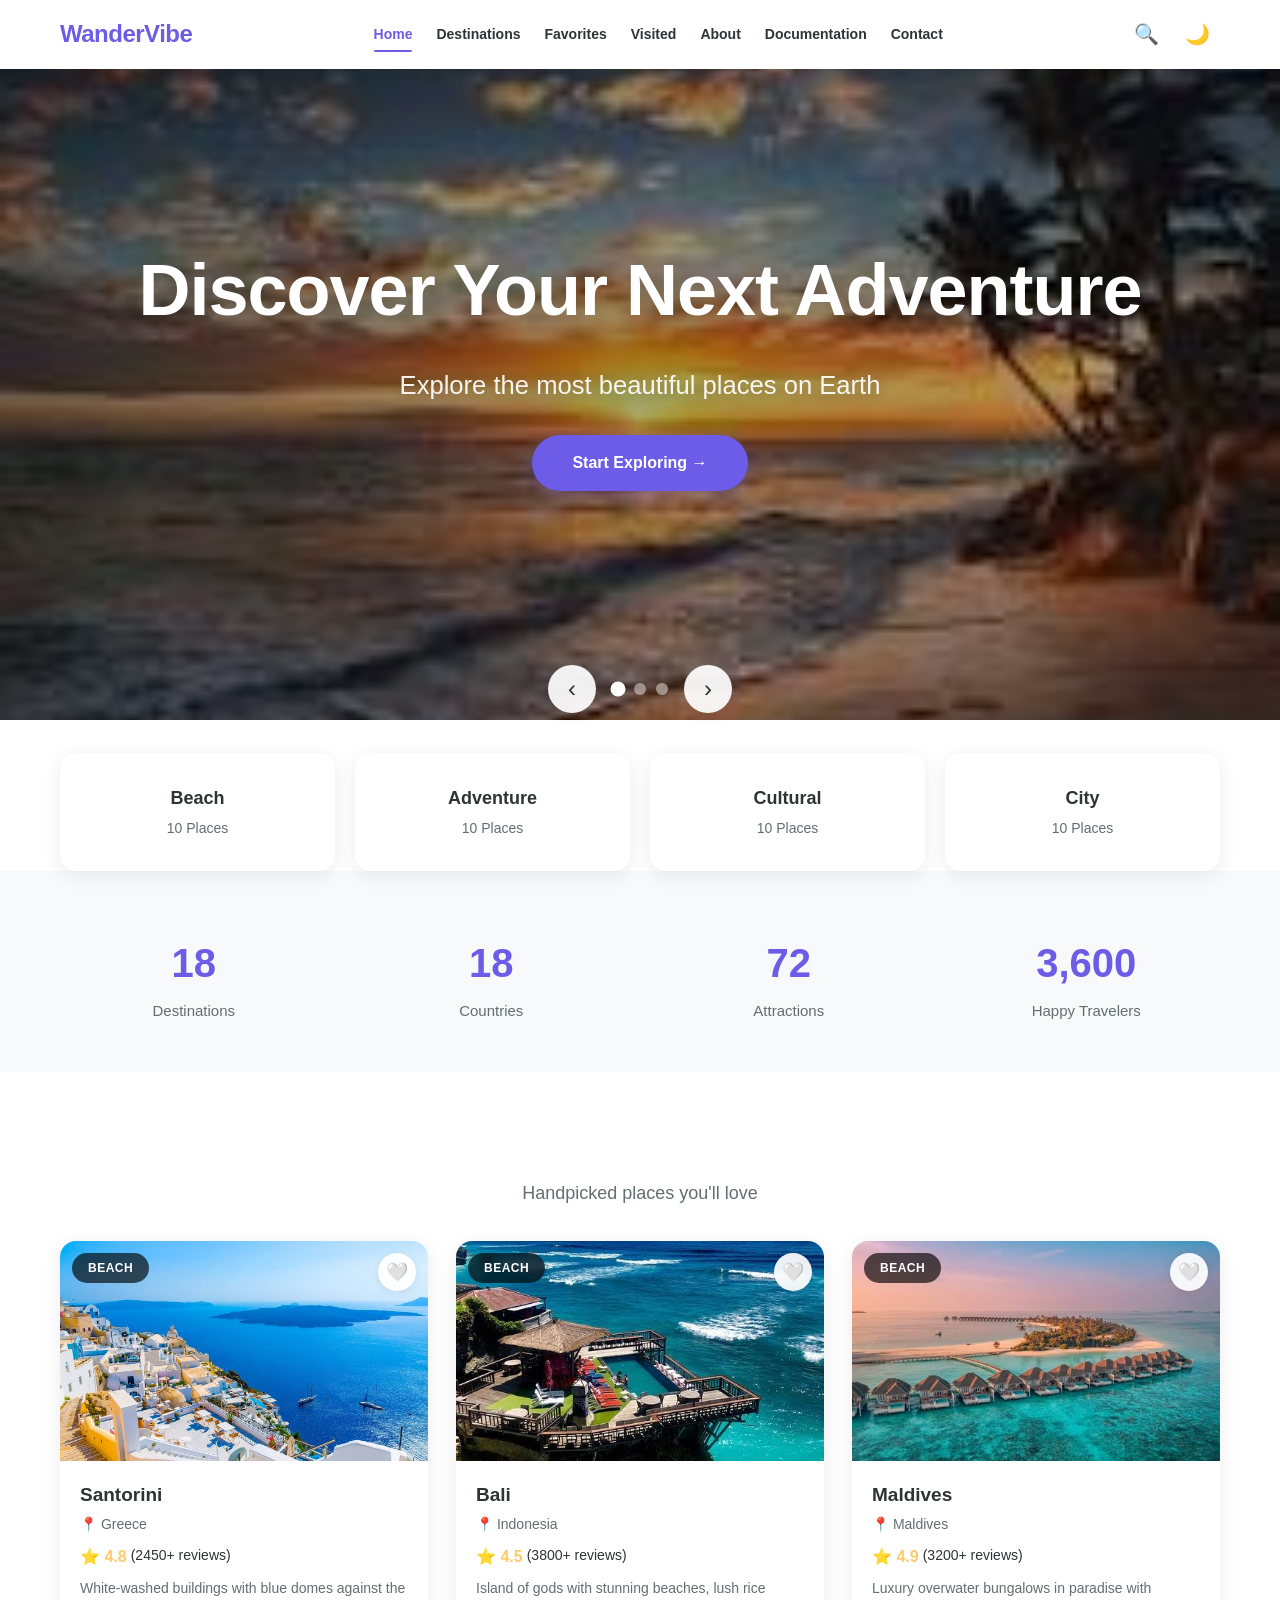
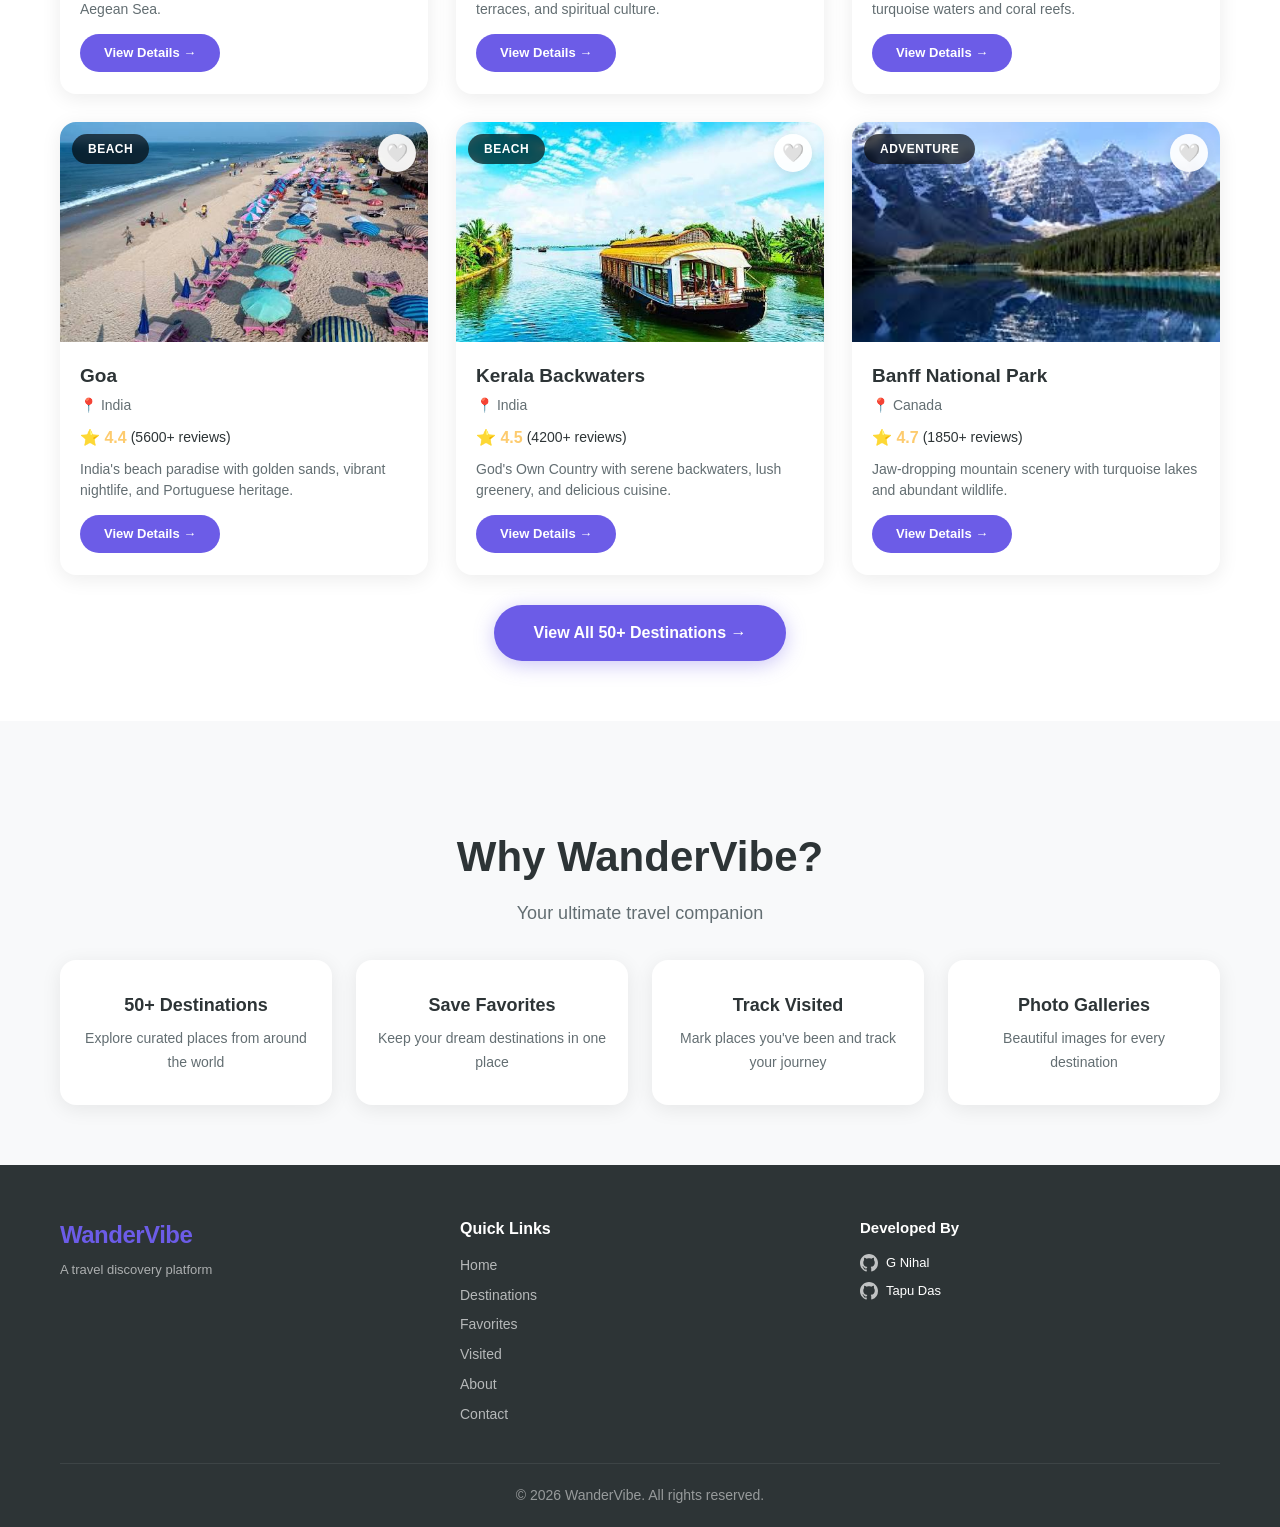
<file: index.html>
<!DOCTYPE html>
<html lang="en">
<head>
    <meta charset="UTF-8" />
    <meta name="viewport" content="width=device-width, initial-scale=1.0" />
    <title>WanderVibe - Discover Your Next Adventure</title>
    <link rel="stylesheet" href="css/style.css" />
    <link rel="stylesheet" href="css/dark-mode.css" />
    <link rel="stylesheet" href="css/responsive.css" />
    <link rel="icon" type="image/png" href="assets/images/wandervibelogo.png" />
</head>
<body>

    <!-- HEADER -->
    <header id="header">
        <div class="container">
            <div class="logo">
                <span class="logo-text">WanderVibe</span>
            </div>

            <nav id="navbar">
                <a href="index.html" class="active">Home</a>
                <a href="destinations.html">Destinations</a>
                <a href="favorites.html">Favorites</a>
                <a href="visited.html">Visited</a>
                <a href="about.html">About</a>
                <a href="documentation.html">Documentation</a>
                <a href="contact.html">Contact</a>
            </nav>

            <div class="header-controls">
                <button id="search-toggle" aria-label="Search">🔍</button>
                <button id="theme-toggle" aria-label="Toggle Theme">🌙</button>
                <button id="menu-toggle" aria-label="Menu">☰</button>
            </div>
        </div>
    </header>

    <!-- LOADING SCREEN -->
    <div id="loader">
        <div class="loader-content">
            <img src="assets/images/wandervibelogo.png" alt="WanderVibe" style="height:170px;width:auto;margin-bottom:3px;" />
            <div class="loader-text">WanderVibe</div>
            <div class="loader-bar"><div class="loader-progress"></div></div>
        </div>
    </div>

    <!-- SEARCH OVERLAY -->
    <div id="search-overlay">
        <div class="search-container">
            <input type="text" id="search-input" placeholder="Search destinations by name, country, or category..." />
            <button id="search-close">✕</button>
        </div>
        <div id="search-results"></div>
    </div>

    <!-- HOME SECTION -->
    <section id="home">
        <!-- Hero Slider -->
        <div class="hero-slider">
            <div class="slide active" data-index="0">
                <div class="slide-bg" style="background-image: url('assets/images/hero1.jpg');"></div>
                <div class="slide-content">
                    <h1>Discover Your Next Adventure</h1>
                    <p>Explore the most beautiful places on Earth</p>
                    <a href="destinations.html" class="btn btn-primary">Start Exploring →</a>
                </div>
            </div>
            <div class="slide" data-index="1">
                <div class="slide-bg" style="background-image: url('assets/images/hero2.jpg');"></div>
                <div class="slide-content">
                    <h1>Wander Without Limits</h1>
                    <p>Find hidden gems and popular hotspots</p>
                    <a href="destinations.html" class="btn btn-primary">Explore Now →</a>
                </div>
            </div>
            <div class="slide" data-index="2">
                <div class="slide-bg" style="background-image: url('assets/images/hero3.jpg');"></div>
                <div class="slide-content">
                    <h1>Save Your Favorites</h1>
                    <p>Plan your dream journey one place at a time</p>
                    <a href="favorites.html" class="btn btn-primary">View Favorites →</a>
                </div>
            </div>
        </div>

        <div class="slider-controls">
            <button class="prev-slide">‹</button>
            <div class="slider-dots"></div>
            <button class="next-slide">›</button>
        </div>

        <!-- Quick Categories -->
        <div class="quick-categories">
            <div class="container">
                <div class="category-grid">
                    <a href="destinations.html?category=Beach" class="category-card">
                        <span class="category-name">Beach</span>
                        <span class="category-count">10 Places</span>
                    </a>
                    <a href="destinations.html?category=Adventure" class="category-card">
                        <span class="category-name">Adventure</span>
                        <span class="category-count">10 Places</span>
                    </a>
                    <a href="destinations.html?category=Cultural" class="category-card">
                        <span class="category-name">Cultural</span>
                        <span class="category-count">10 Places</span>
                    </a>
                    <a href="destinations.html?category=City" class="category-card">
                        <span class="category-name">City</span>
                        <span class="category-count">10 Places</span>
                    </a>
                </div>
            </div>
        </div>

        <!-- Stats -->
        <div class="stats-section">
            <div class="container">
                <div class="stats-grid">
                    <div class="stat-item">
                        <span class="stat-number" data-target="50">0</span>
                        <span class="stat-label">Destinations</span>
                    </div>
                    <div class="stat-item">
                        <span class="stat-number" data-target="25">0</span>
                        <span class="stat-label">Countries</span>
                    </div>
                    <div class="stat-item">
                        <span class="stat-number" data-target="200">0</span>
                        <span class="stat-label">Attractions</span>
                    </div>
                    <div class="stat-item">
                        <span class="stat-number" data-target="10000">0</span>
                        <span class="stat-label">Happy Travelers</span>
                    </div>
                </div>
            </div>
        </div>

        <!-- Featured Destinations -->
        <div class="featured-section">
            <div class="container">
                <div class="section-header">
                    <p>Handpicked places you'll love</p>
                </div>
                <div id="featured-grid" class="destinations-grid"></div>
                <div style="text-align:center;margin-top:30px;">
                    <a href="destinations.html" class="btn btn-primary">View All 50+ Destinations →</a>
                </div>
            </div>
        </div>

        <!-- Why WanderVibe -->
        <div class="why-section">
            <div class="container">
                <div class="section-header">
                    <h2>Why WanderVibe?</h2>
                    <p>Your ultimate travel companion</p>
                </div>
                <div class="why-grid">
                    <div class="why-card">
                        <h3>50+ Destinations</h3>
                        <p>Explore curated places from around the world</p>
                    </div>
                    <div class="why-card">
                        <h3>Save Favorites</h3>
                        <p>Keep your dream destinations in one place</p>
                    </div>
                    <div class="why-card">
                        <h3>Track Visited</h3>
                        <p>Mark places you've been and track your journey</p>
                    </div>
                    <div class="why-card">
                        <h3>Photo Galleries</h3>
                        <p>Beautiful images for every destination</p>
                    </div>
                </div>
            </div>
        </div>
    </section>

    <!-- FOOTER -->
    <div id="footer-placeholder"></div>

    <button id="back-to-top" aria-label="Back to top">↑</button>

    <script src="js/main.js"></script>
    <script src="js/theme-switcher.js"></script>
    <script src="js/destinations.js"></script>
    <script src="js/image-slider.js"></script>
    <script src="js/scroll-effects.js"></script>
    <script src="js/footer.js"></script>
</body>
</html>
</file>
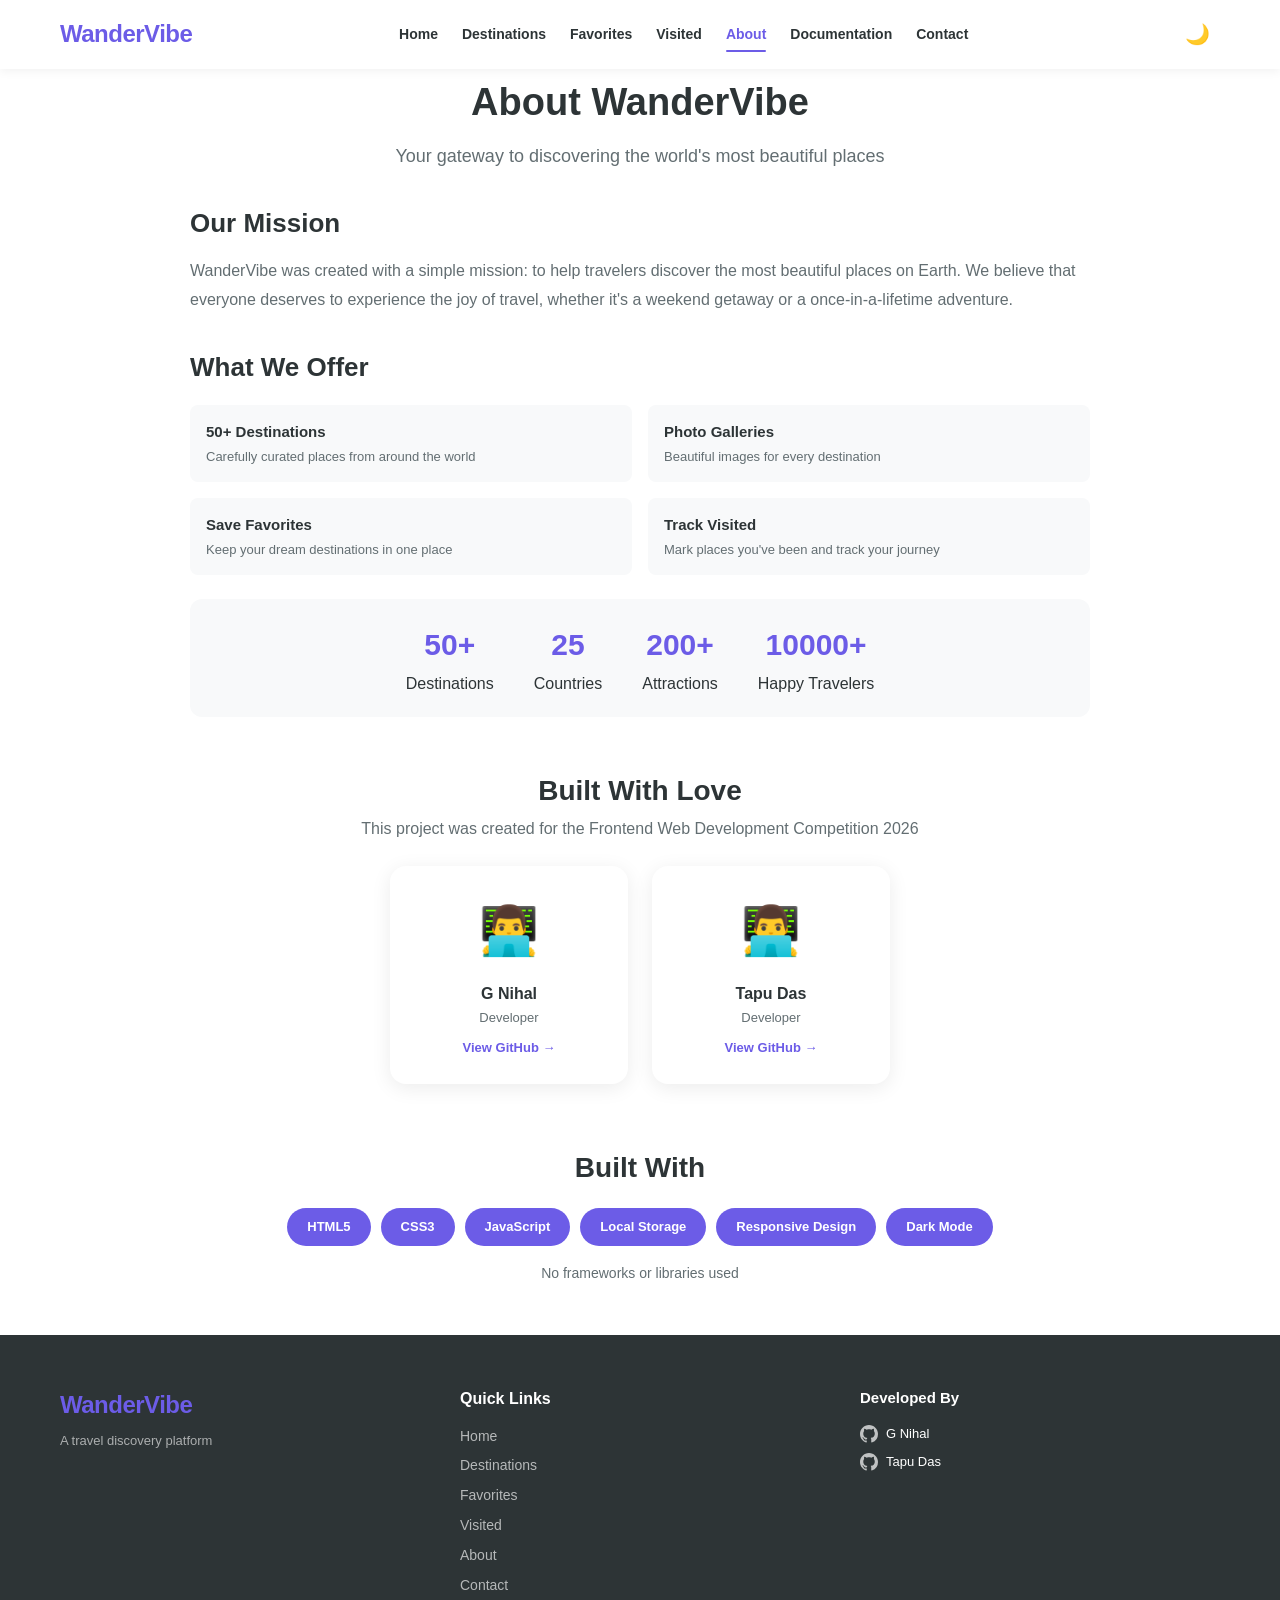
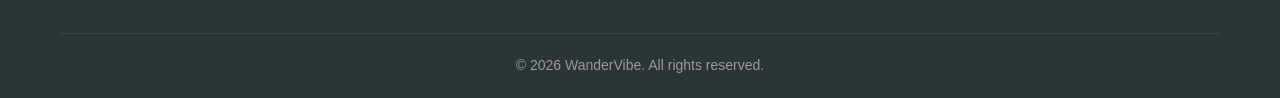
<file: about.html>
<!DOCTYPE html>
<html lang="en">
<head>
    <meta charset="UTF-8" />
    <meta name="viewport" content="width=device-width, initial-scale=1.0" />
    <title>About - WanderVibe</title>
    <link rel="stylesheet" href="css/style.css" />
    <link rel="stylesheet" href="css/dark-mode.css" />
    <link rel="stylesheet" href="css/responsive.css" />
    <link rel="icon" type="image/png" href="assets/images/wandervibelogo.png" />
</head>
<body>

    <!-- HEADER -->
    <header id="header">
        <div class="container">
            <div class="logo" id="site-logo">
                <span class="logo-text">WanderVibe</span>
            </div>

            <nav id="navbar">
                <a href="index.html">Home</a>
                <a href="destinations.html">Destinations</a>
                <a href="favorites.html">Favorites</a>
                <a href="visited.html">Visited</a>
                <a href="about.html" class="active">About</a>
                <a href="documentation.html">Documentation</a>
                <a href="contact.html">Contact</a>
            </nav>

            <div class="header-controls">
                <button id="theme-toggle" aria-label="Toggle Theme">🌙</button>
                <button id="menu-toggle" aria-label="Menu">☰</button>
            </div>
        </div>
    </header>

    <!-- LOADING SCREEN -->
    <div id="loader">
        <div class="loader-content">
            <img src="assets/images/wandervibelogo.png" alt="WanderVibe" style="height:170px;width:auto;margin-bottom:3px;" />
            <div class="loader-text">WanderVibe</div>
            <div class="loader-bar"><div class="loader-progress"></div></div>
        </div>
    </div>

    <!-- ABOUT SECTION -->
    <section id="about-page">
        <div class="container-full">

            <!-- Hero -->
            <div class="about-hero">
                <h1>About WanderVibe</h1>
                <p>Your gateway to discovering the world's most beautiful places</p>
            </div>

            <!-- Mission & Content - Full Width -->
            <div class="about-content-full">
                <h2>Our Mission</h2>
                <p>WanderVibe was created with a simple mission: to help travelers discover the most beautiful places on Earth. We believe that everyone deserves to experience the joy of travel, whether it's a weekend getaway or a once-in-a-lifetime adventure.</p>

                <h2 style="margin-top:30px;">What We Offer</h2>
                <div class="about-features-full">
                    <div class="about-feature">
                        <div>
                            <h4>50+ Destinations</h4>
                            <p>Carefully curated places from around the world</p>
                        </div>
                    </div>
                    <div class="about-feature">
                        <div>
                            <h4>Photo Galleries</h4>
                            <p>Beautiful images for every destination</p>
                        </div>
                    </div>
                    <div class="about-feature">
                        <div>
                            <h4>Save Favorites</h4>
                            <p>Keep your dream destinations in one place</p>
                        </div>
                    </div>
                    <div class="about-feature">
                        <div>
                            <h4>Track Visited</h4>
                            <p>Mark places you've been and track your journey</p>
                        </div>
                    </div>
                </div>

                <div class="about-stats-full">
                    <div><span>50+</span> Destinations</div>
                    <div><span>25</span> Countries</div>
                    <div><span>200+</span> Attractions</div>
                    <div><span>10000+</span> Happy Travelers</div>
                </div>
            </div>

            <!-- Team Section -->
            <div class="team-section">
                <h2>Built With Love</h2>
                <p>This project was created for the Frontend Web Development Competition 2026</p>
                <div class="team-grid">
                    <div class="team-card">
                        <div class="team-avatar">👨‍💻</div>
                        <h4>G Nihal</h4>
                        <p>Developer</p>
                        <a href="https://github.com/nihalmohammad705-debug" target="_blank" class="team-link">View GitHub →</a>
                    </div>
                    <div class="team-card">
                        <div class="team-avatar">👨‍💻</div>
                        <h4>Tapu Das</h4>
                        <p>Developer</p>
                        <a href="https://github.com/Tapu965" target="_blank" class="team-link">View GitHub →</a>
                    </div>
                </div>
            </div>

            <!-- Technologies -->
            <div class="tech-section">
                <h2>Built With</h2>
                <div class="tech-grid">
                    <span class="tech-badge">HTML5</span>
                    <span class="tech-badge">CSS3</span>
                    <span class="tech-badge">JavaScript</span>
                    <span class="tech-badge">Local Storage</span>
                    <span class="tech-badge">Responsive Design</span>
                    <span class="tech-badge">Dark Mode</span>
                </div>
                <p class="tech-note">No frameworks or libraries used</p>
            </div>

        </div>
    </section>

    <!-- FOOTER-->
    <div id="footer-placeholder"></div>

    <button id="back-to-top" aria-label="Back to top">↑</button>

    <!-- JAVASCRIPT -->
    <script src="js/main.js"></script>
    <script src="js/theme-switcher.js"></script>
    <script src="js/footer.js"></script>

</body>
</html>
</file>
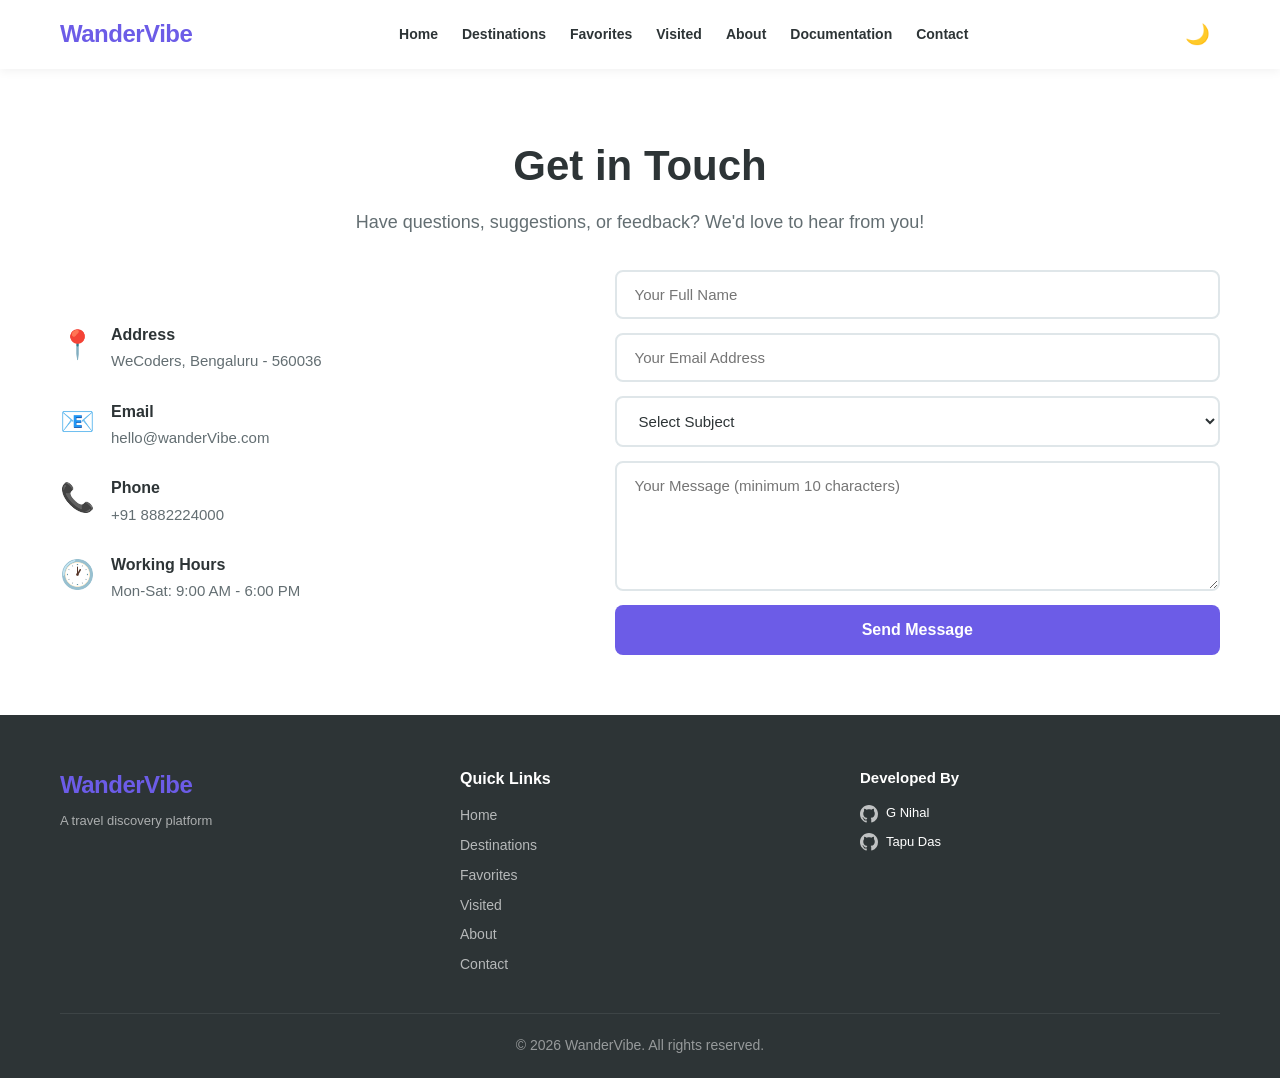
<file: contact.html>
<!DOCTYPE html>
<html lang="en">
<head>
    <meta charset="UTF-8" />
    <meta name="viewport" content="width=device-width, initial-scale=1.0" />
    <title>Contact - WanderVibe</title>
    <link rel="stylesheet" href="css/style.css" />
    <link rel="stylesheet" href="css/dark-mode.css" />
    <link rel="stylesheet" href="css/responsive.css" />
    <link rel="icon" type="image/png" href="assets/images/wandervibelogo.png" />
</head>
<body>

    <!-- HEADER -->
    <header id="header">
        <div class="container">
            <div class="logo">
                <span class="logo-text">WanderVibe</span>
            </div>

            <nav id="navbar">
                <a href="index.html">Home</a>
                <a href="destinations.html">Destinations</a>
                <a href="favorites.html">Favorites</a>
                <a href="visited.html">Visited</a>
                <a href="about.html">About</a>
                <a href="documentation.html">Documentation</a>
                <a href="contact.html">Contact</a>
            </nav>

            <div class="header-controls">
                <button id="theme-toggle" aria-label="Toggle Theme">🌙</button>
                <button id="menu-toggle" aria-label="Menu">☰</button>
            </div>
        </div>
    </header>

    <!-- LOADING SCREEN -->
    <div id="loader">
        <div class="loader-content">
            <img src="assets/images/wandervibelogo.png" alt="WanderVibe" style="height:170px;width:auto;margin-bottom:3px;" />
            <div class="loader-text">WanderVibe</div>
            <div class="loader-bar"><div class="loader-progress"></div></div>
        </div>
    </div>

    <!-- CONTACT -->
    <section id="contact-page">
        <div class="container">
            <div class="section-header">
                <h2>Get in Touch</h2>
                <p>Have questions, suggestions, or feedback? We'd love to hear from you!</p>
            </div>
            <div class="contact-grid">
                <div class="contact-info">
                    <div class="contact-item">
                        <span>📍</span>
                        <div>
                            <h4>Address</h4>
                            <p>WeCoders, Bengaluru - 560036</p>
                        </div>
                    </div>
                    <div class="contact-item">
                        <span>📧</span>
                        <div>
                            <h4>Email</h4>
                            <p>hello@wanderVibe.com</p>
                        </div>
                    </div>
                    <div class="contact-item">
                        <span>📞</span>
                        <div>
                            <h4>Phone</h4>
                            <p>+91 8882224000</p>
                        </div>
                    </div>
                    <div class="contact-item">
                        <span>🕐</span>
                        <div>
                            <h4>Working Hours</h4>
                            <p>Mon-Sat: 9:00 AM - 6:00 PM</p>
                        </div>
                    </div>
                </div>
                <form id="contact-form">
                    <input type="text" id="name" placeholder="Your Full Name" required />
                    <input type="email" id="email" placeholder="Your Email Address" required />
                    <select id="subject">
                        <option value="">Select Subject</option>
                        <option value="general">General Inquiry</option>
                        <option value="suggestion">Suggestion</option>
                        <option value="feedback">Feedback</option>
                        <option value="bug">Report a Bug</option>
                    </select>
                    <textarea id="message" placeholder="Your Message (minimum 10 characters)" required></textarea>
                    <button type="submit">Send Message</button>
                    <div id="form-error" class="form-error"></div>
                    <div id="form-success" class="form-success">✅ Message sent successfully! We'll get back to you soon.</div>
                </form>
            </div>
        </div>
    </section>

    <!-- FOOTER -->
    <div id="footer-placeholder"></div>

    <button id="back-to-top" aria-label="Back to top">↑</button>

    <script src="js/main.js"></script>
    <script src="js/theme-switcher.js"></script>
    <script src="js/form-validation.js"></script>
    <script src="js/footer.js"></script>

</body>
</html>
</file>
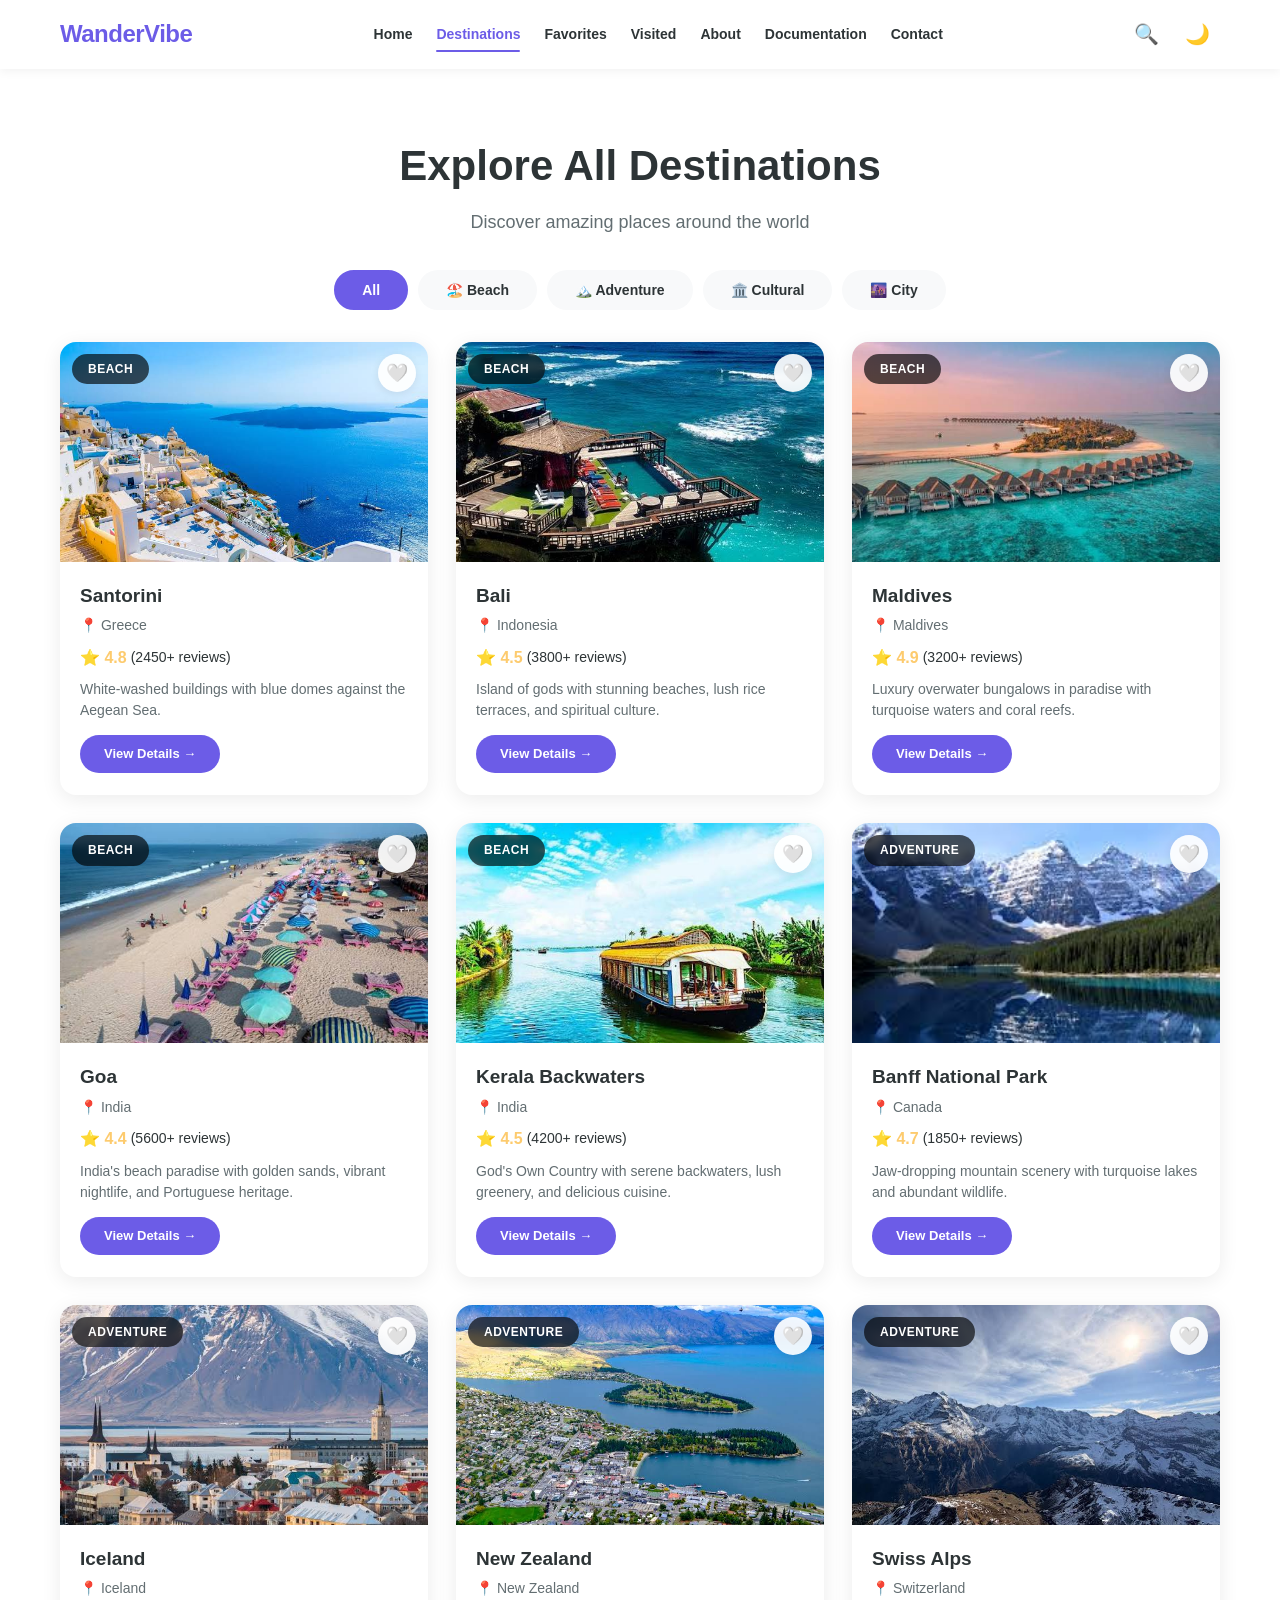
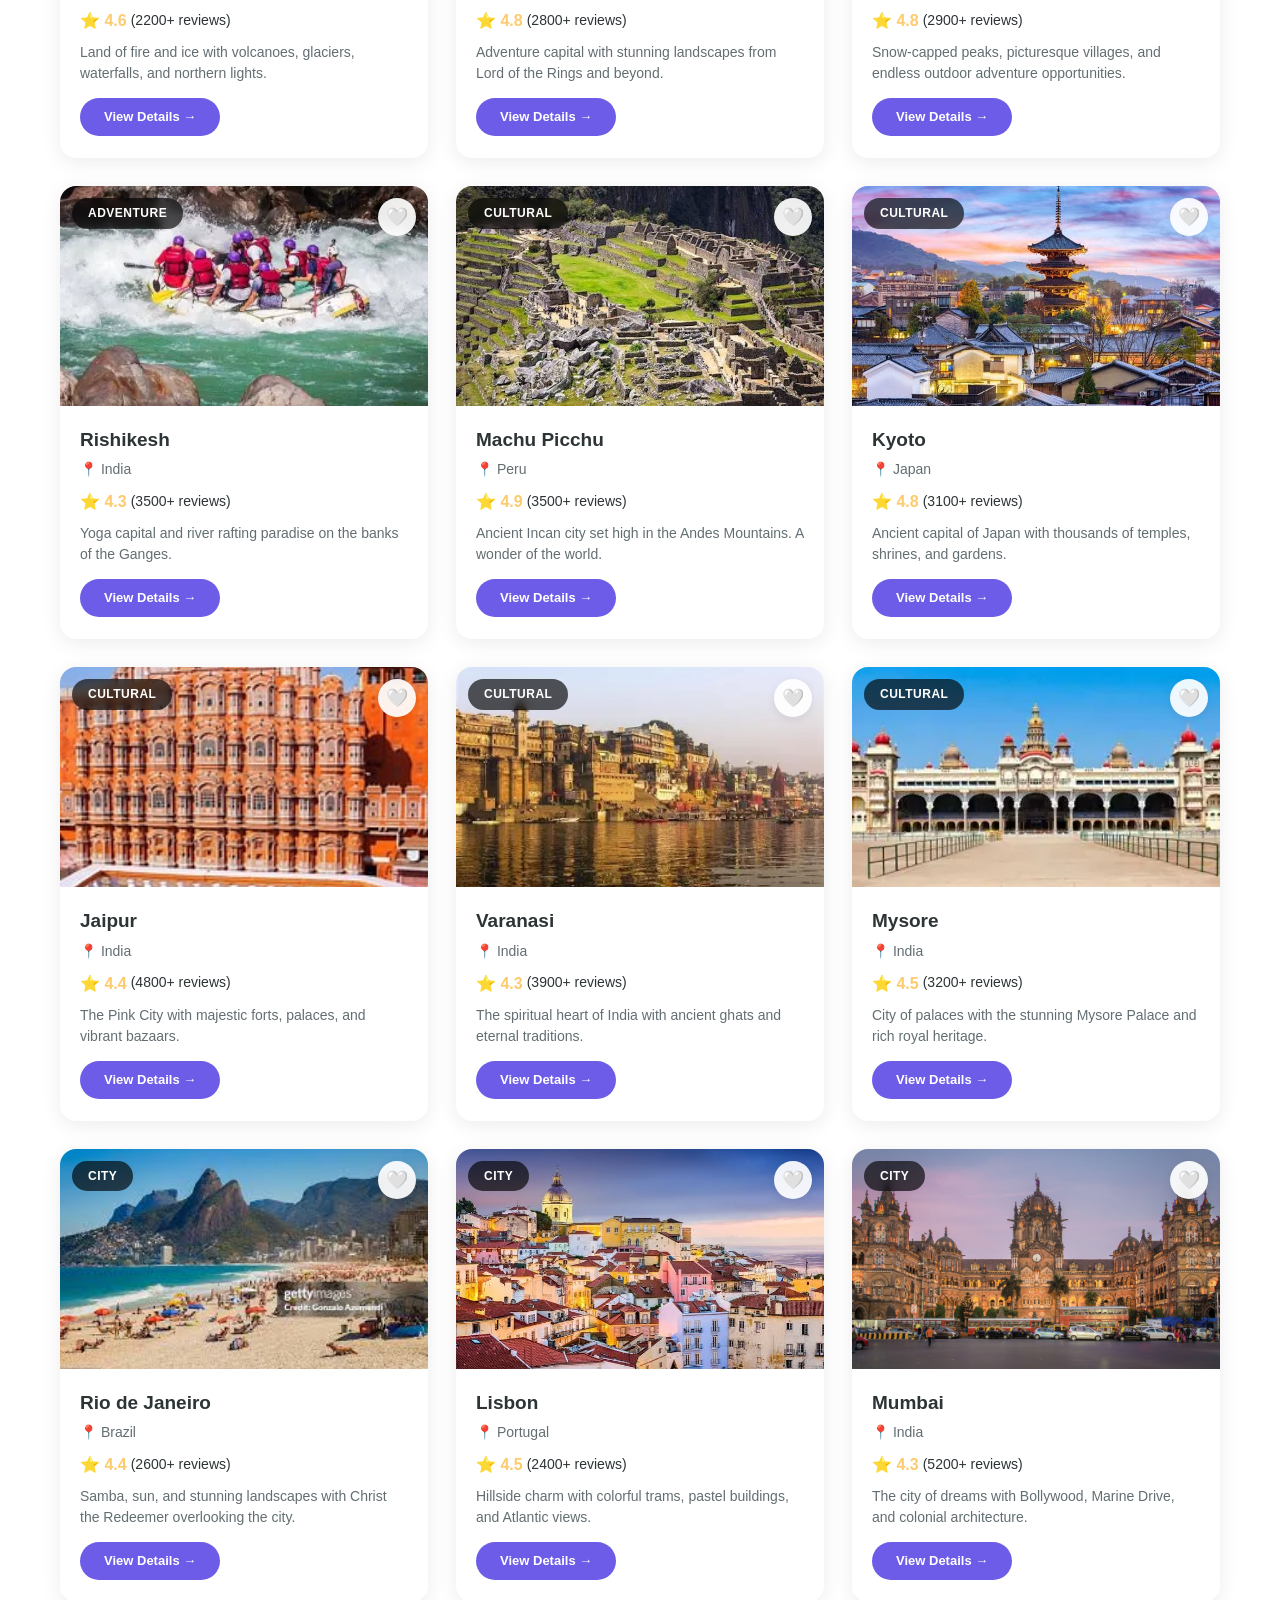
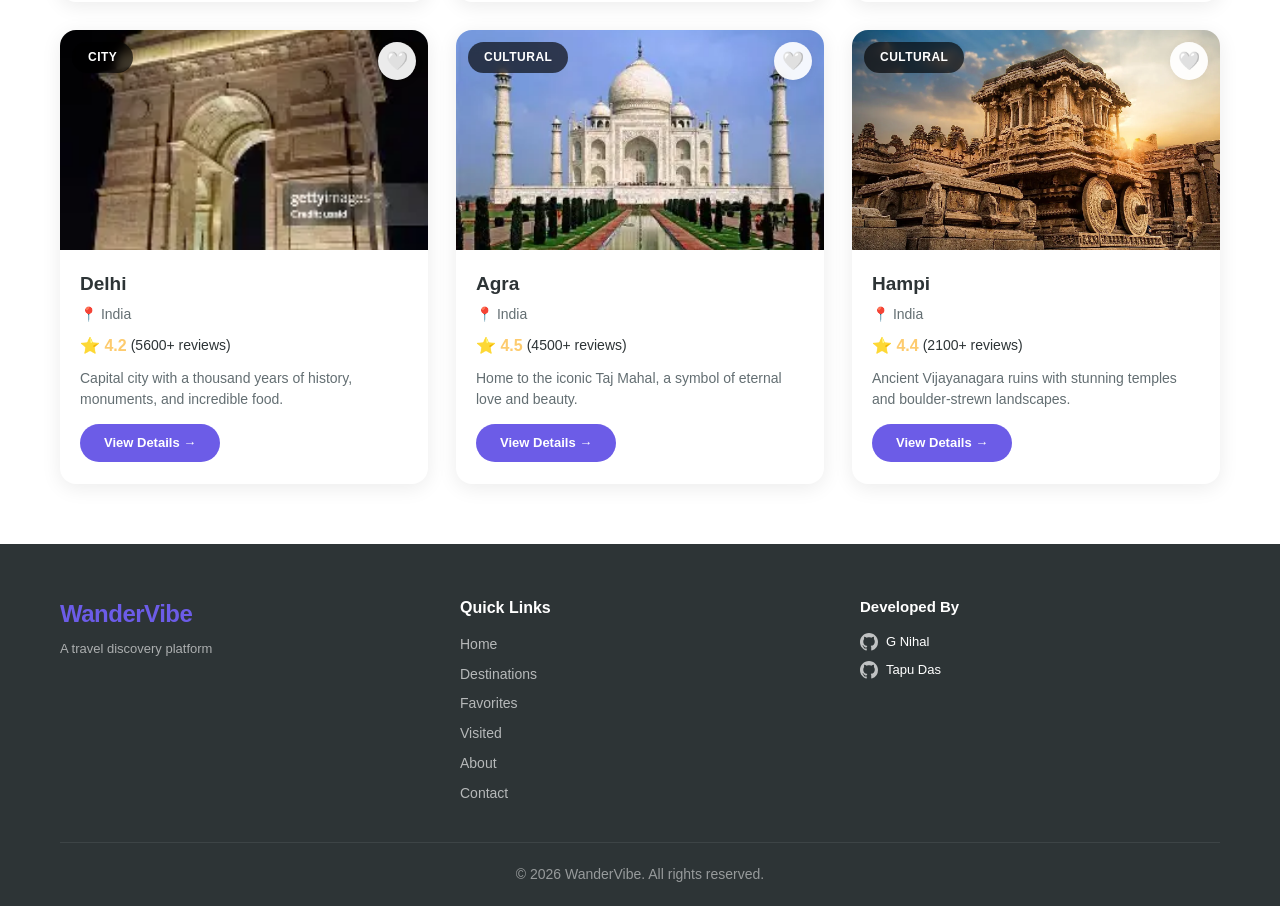
<file: destinations.html>
<!DOCTYPE html>
<html lang="en">
<head>
    <meta charset="UTF-8" />
    <meta name="viewport" content="width=device-width, initial-scale=1.0" />
    <title>Destinations - WanderVibe</title>
    <link rel="stylesheet" href="css/style.css" />
    <link rel="stylesheet" href="css/dark-mode.css" />
    <link rel="stylesheet" href="css/responsive.css" />
    <link rel="icon" type="image/png" href="assets/images/wandervibelogo.png" />
</head>
<body>

    <!-- HEADER -->
    <header id="header">
        <div class="container">
            <div class="logo">
                <span class="logo-text">WanderVibe</span>
            </div>

            <nav id="navbar">
                <a href="index.html">Home</a>
                <a href="destinations.html" class="active">Destinations</a>
                <a href="favorites.html">Favorites</a>
                <a href="visited.html">Visited</a>
                <a href="about.html">About</a>
                <a href="documentation.html">Documentation</a>
                <a href="contact.html">Contact</a>
            </nav>

            <div class="header-controls">
                <button id="search-toggle" aria-label="Search">🔍</button>
                <button id="theme-toggle" aria-label="Toggle Theme">🌙</button>
                <button id="menu-toggle" aria-label="Menu">☰</button>
            </div>
        </div>
    </header>

    <!-- LOADING SCREEN -->
    <div id="loader">
        <div class="loader-content">
            <img src="assets/images/wandervibelogo.png" alt="WanderVibe" style="height:170px;width:auto;margin-bottom:3px;" />
            <div class="loader-text">WanderVibe</div>
            <div class="loader-bar"><div class="loader-progress"></div></div>
        </div>
    </div>

    <!-- SEARCH OVERLAY -->
    <div id="search-overlay">
        <div class="search-container">
            <input type="text" id="search-input" placeholder="Search destinations by name, country, or category..." />
            <button id="search-close">✕</button>
        </div>
        <div id="search-results"></div>
    </div>

    <!-- DESTINATIONS -->
    <section id="destinations-page">
        <div class="container">
            <div class="section-header">
                <h2>Explore All Destinations</h2>
                <p>Discover amazing places around the world</p>
            </div>

            <div class="category-filters">
                <button class="filter-btn active" data-category="all">All</button>
                <button class="filter-btn" data-category="Beach">🏖️ Beach</button>
                <button class="filter-btn" data-category="Adventure">🏔️ Adventure</button>
                <button class="filter-btn" data-category="Cultural">🏛️ Cultural</button>
                <button class="filter-btn" data-category="City">🌆 City</button>
            </div>

            <div id="destination-grid" class="destinations-grid"></div>
        </div>
    </section>

    <!-- FOOTER -->
    <div id="footer-placeholder"></div>

    <button id="back-to-top" aria-label="Back to top">↑</button>

    <script src="js/main.js"></script>
    <script src="js/theme-switcher.js"></script>
    <script src="js/destinations.js"></script>
    <script src="js/footer.js"></script>
</body>
</html>
</file>
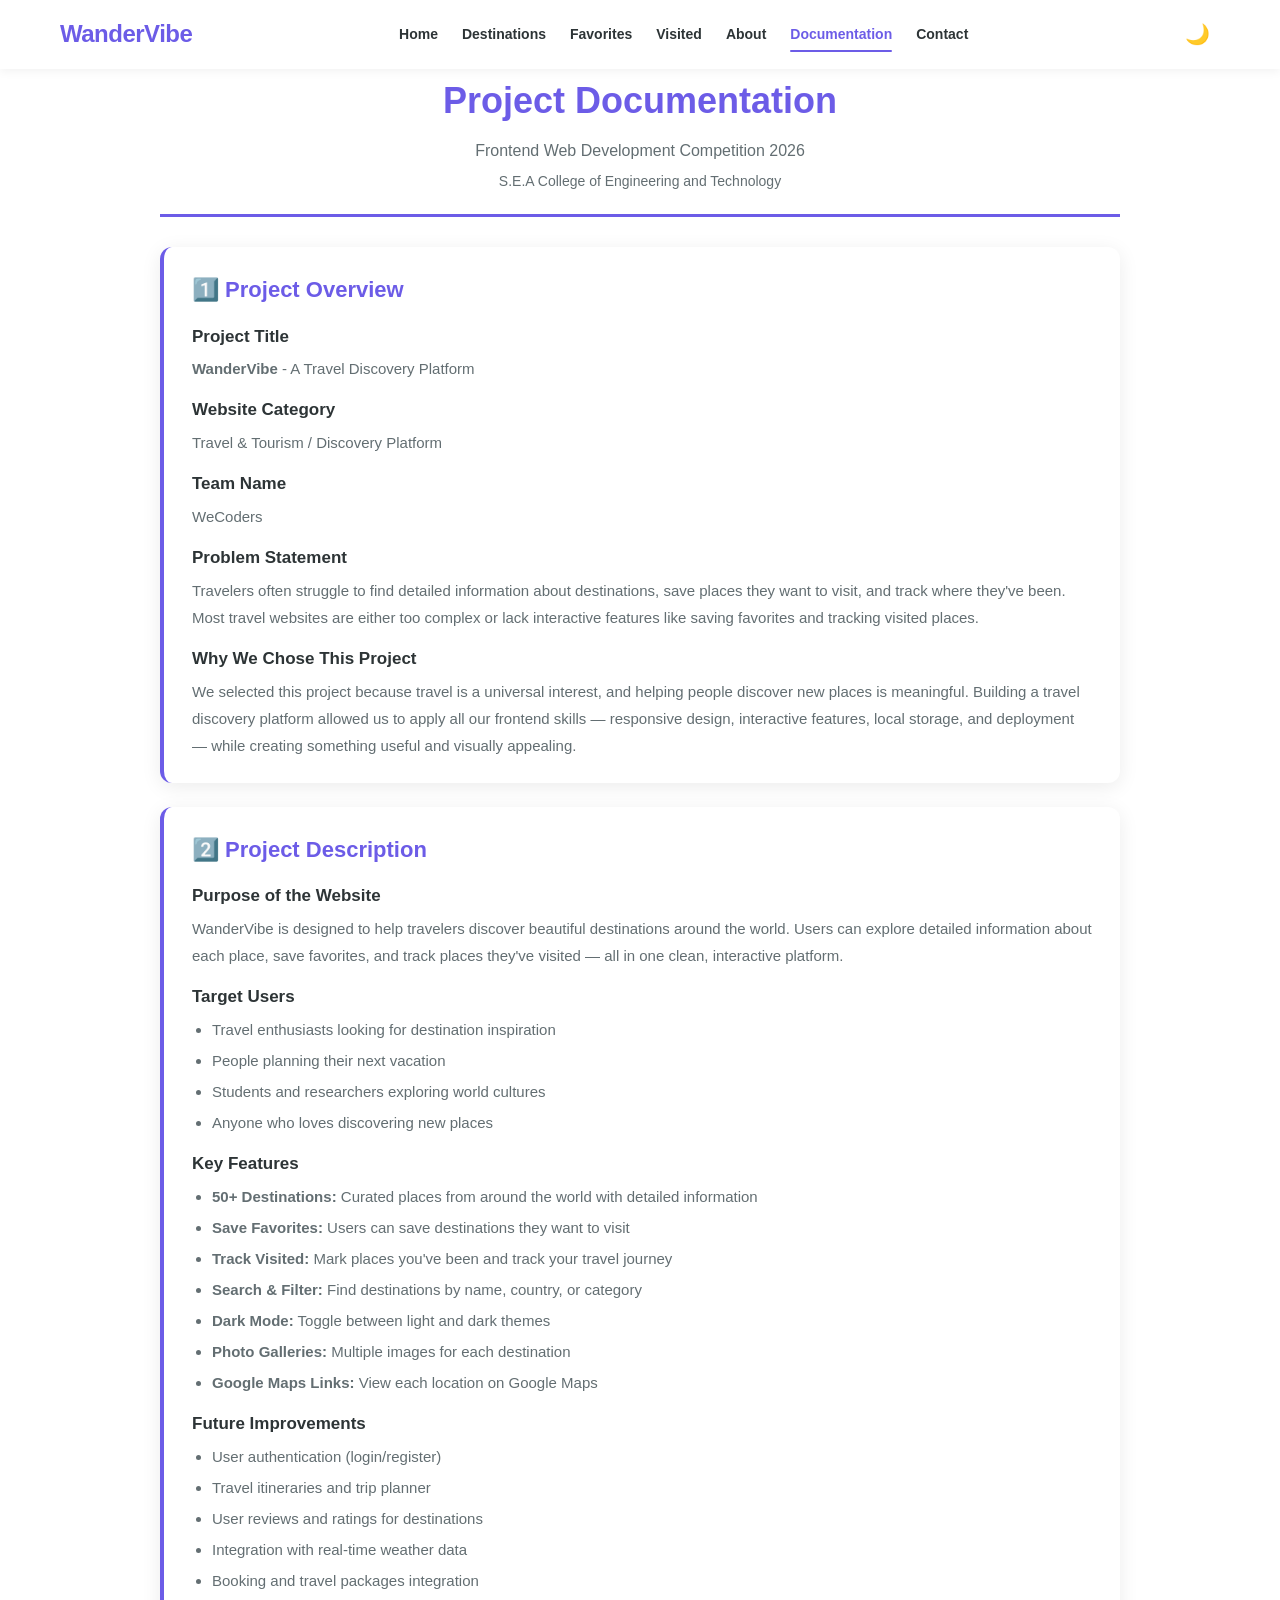
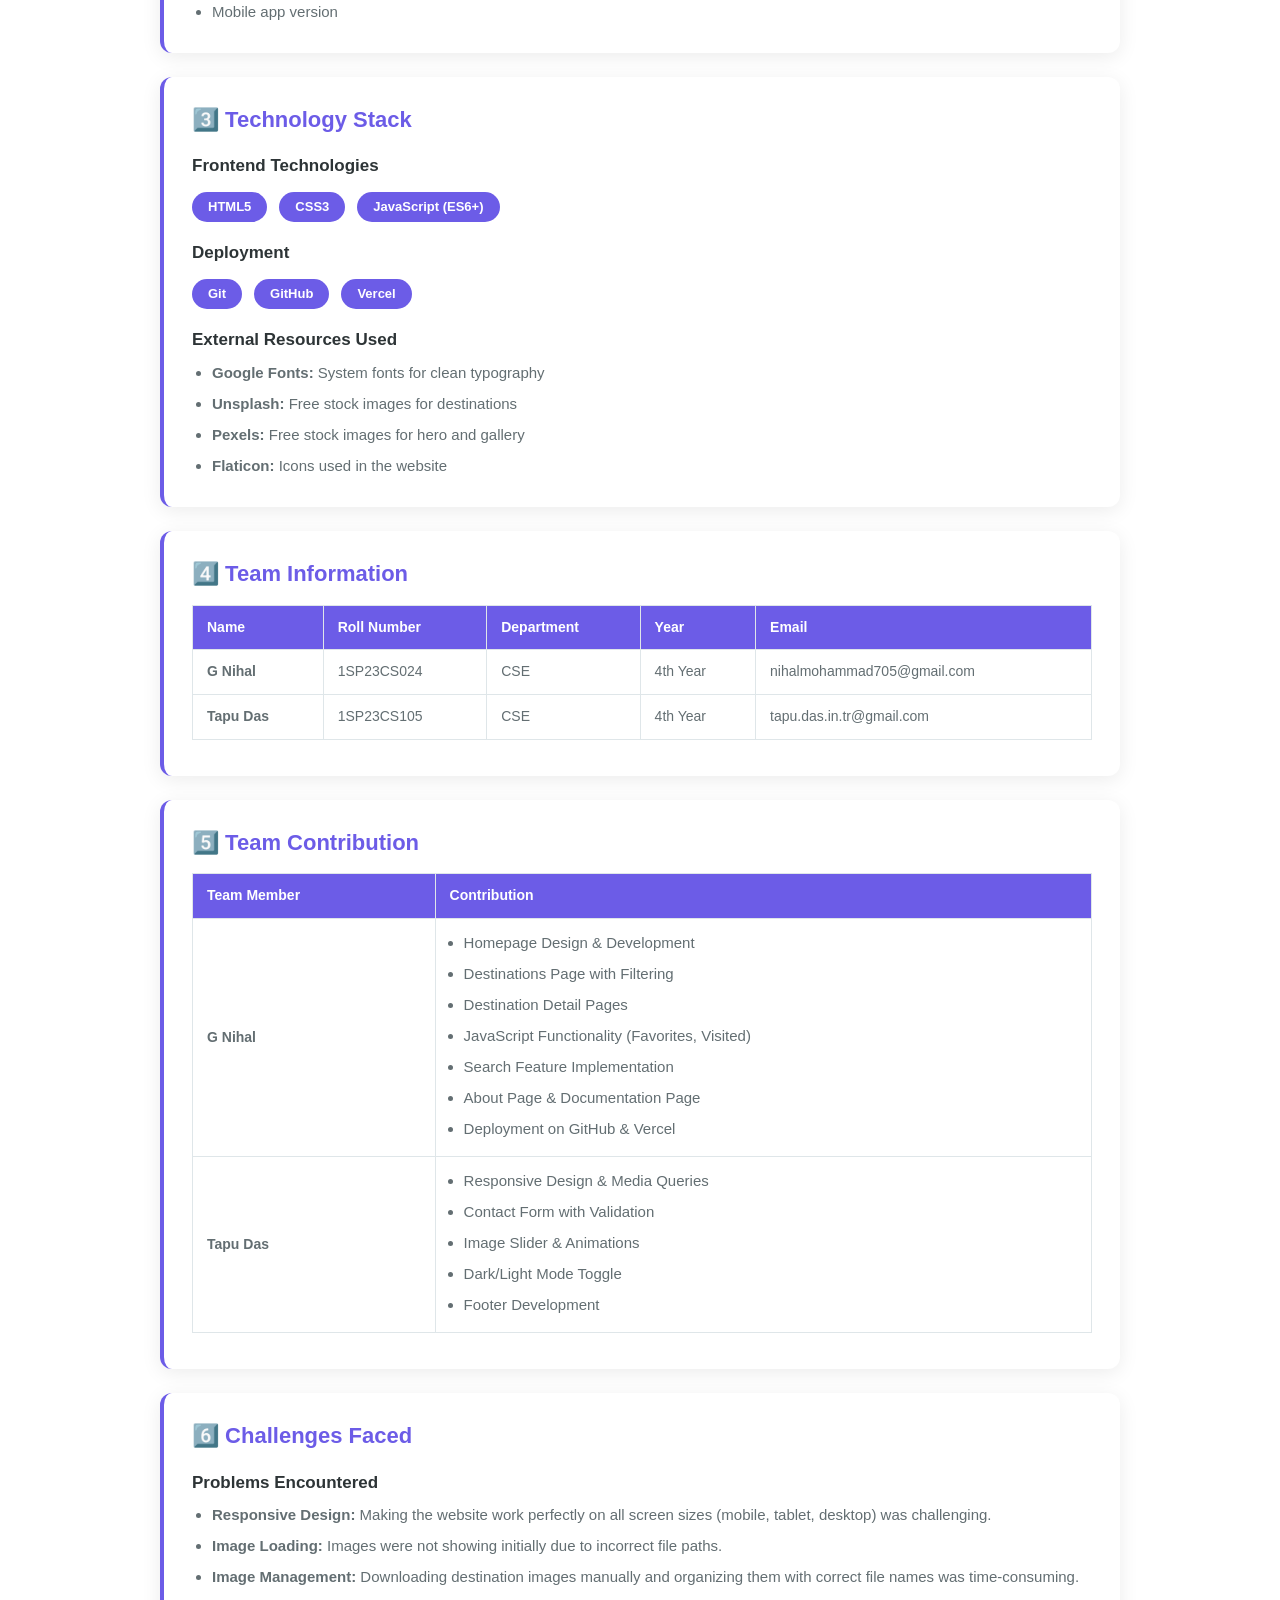
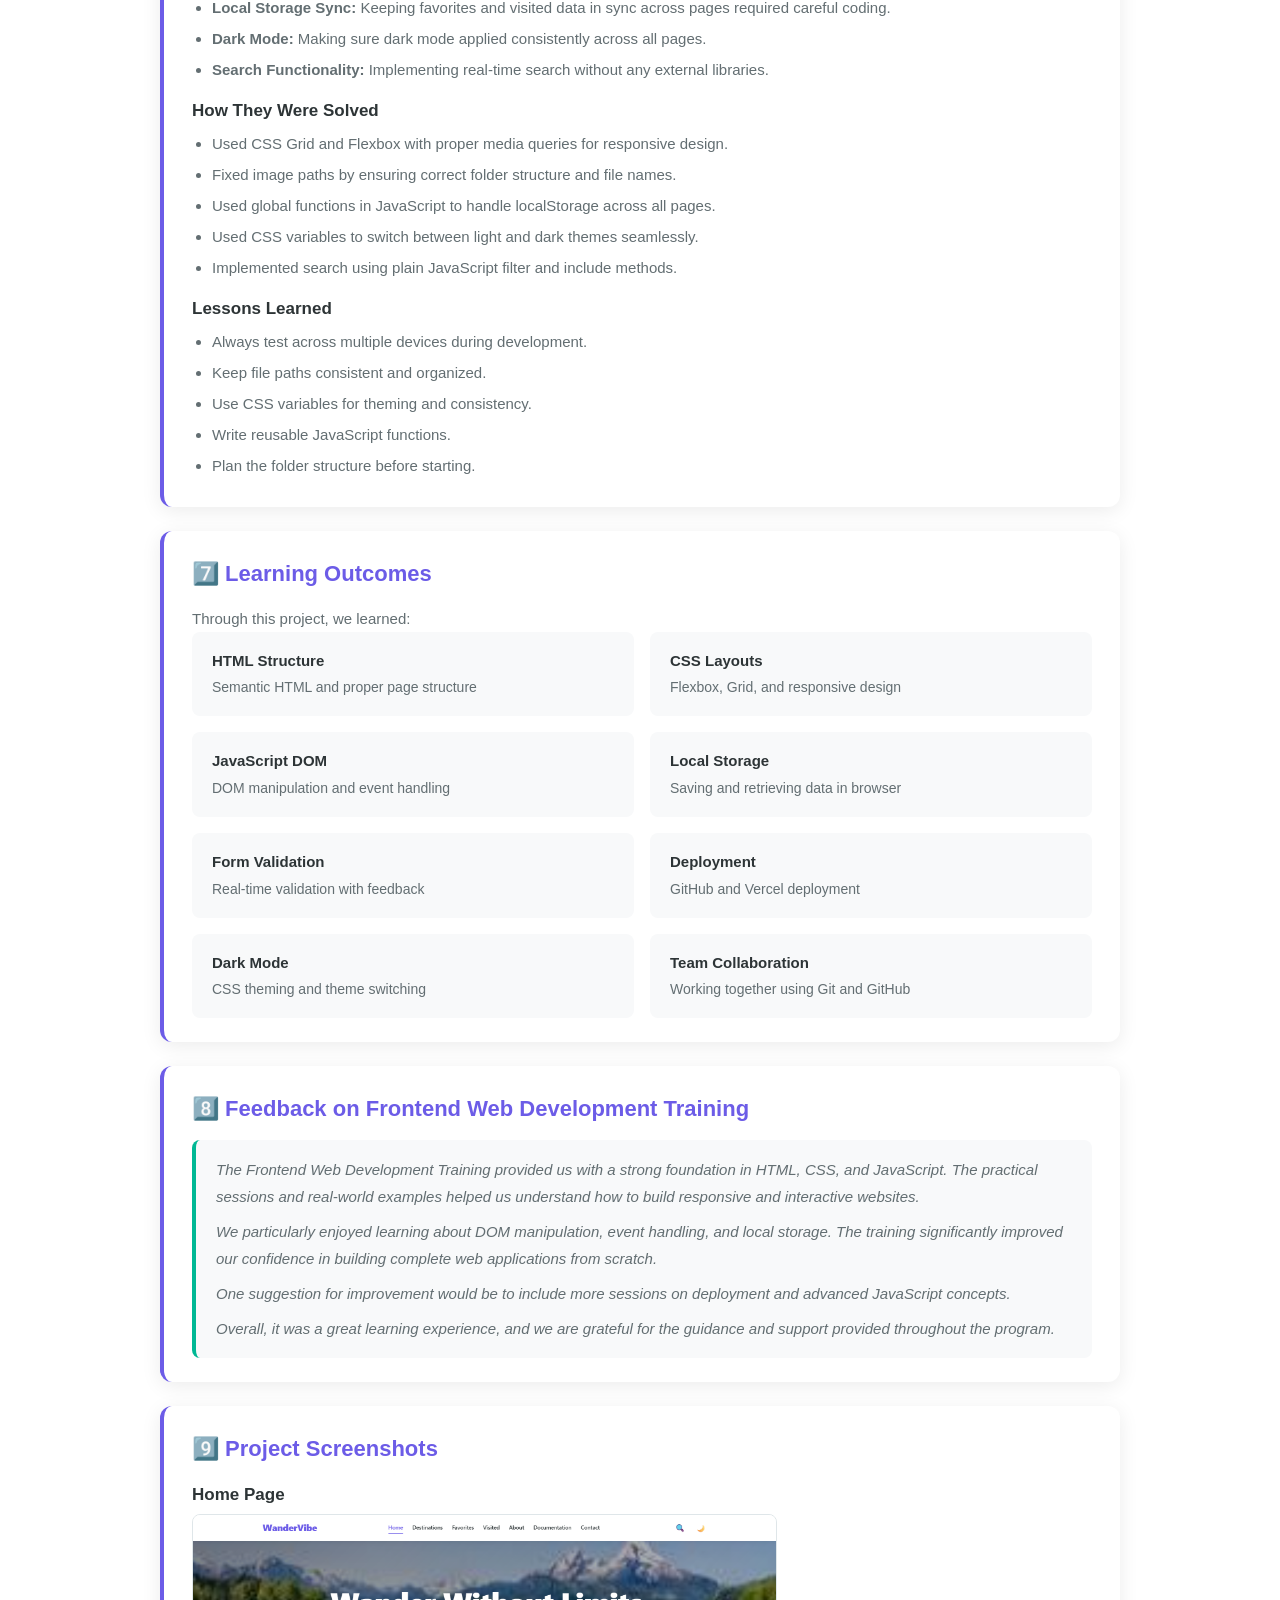
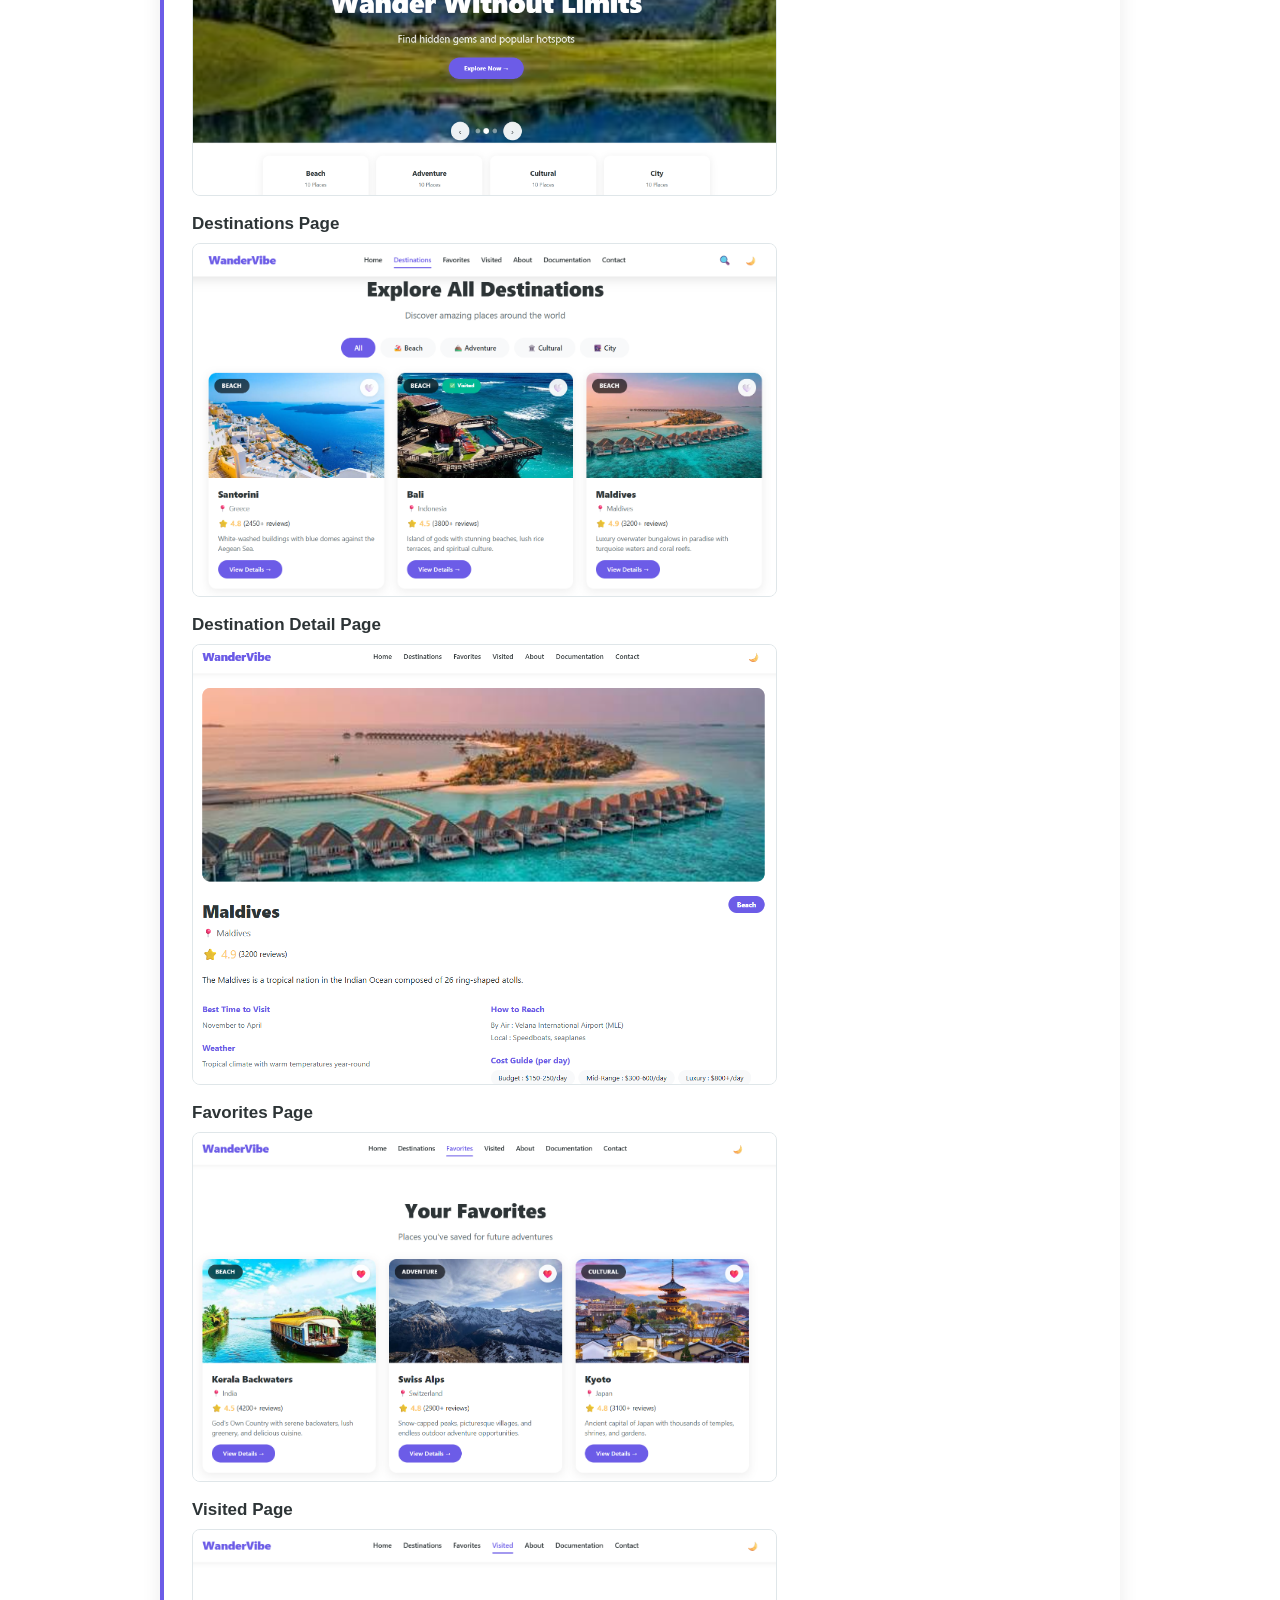
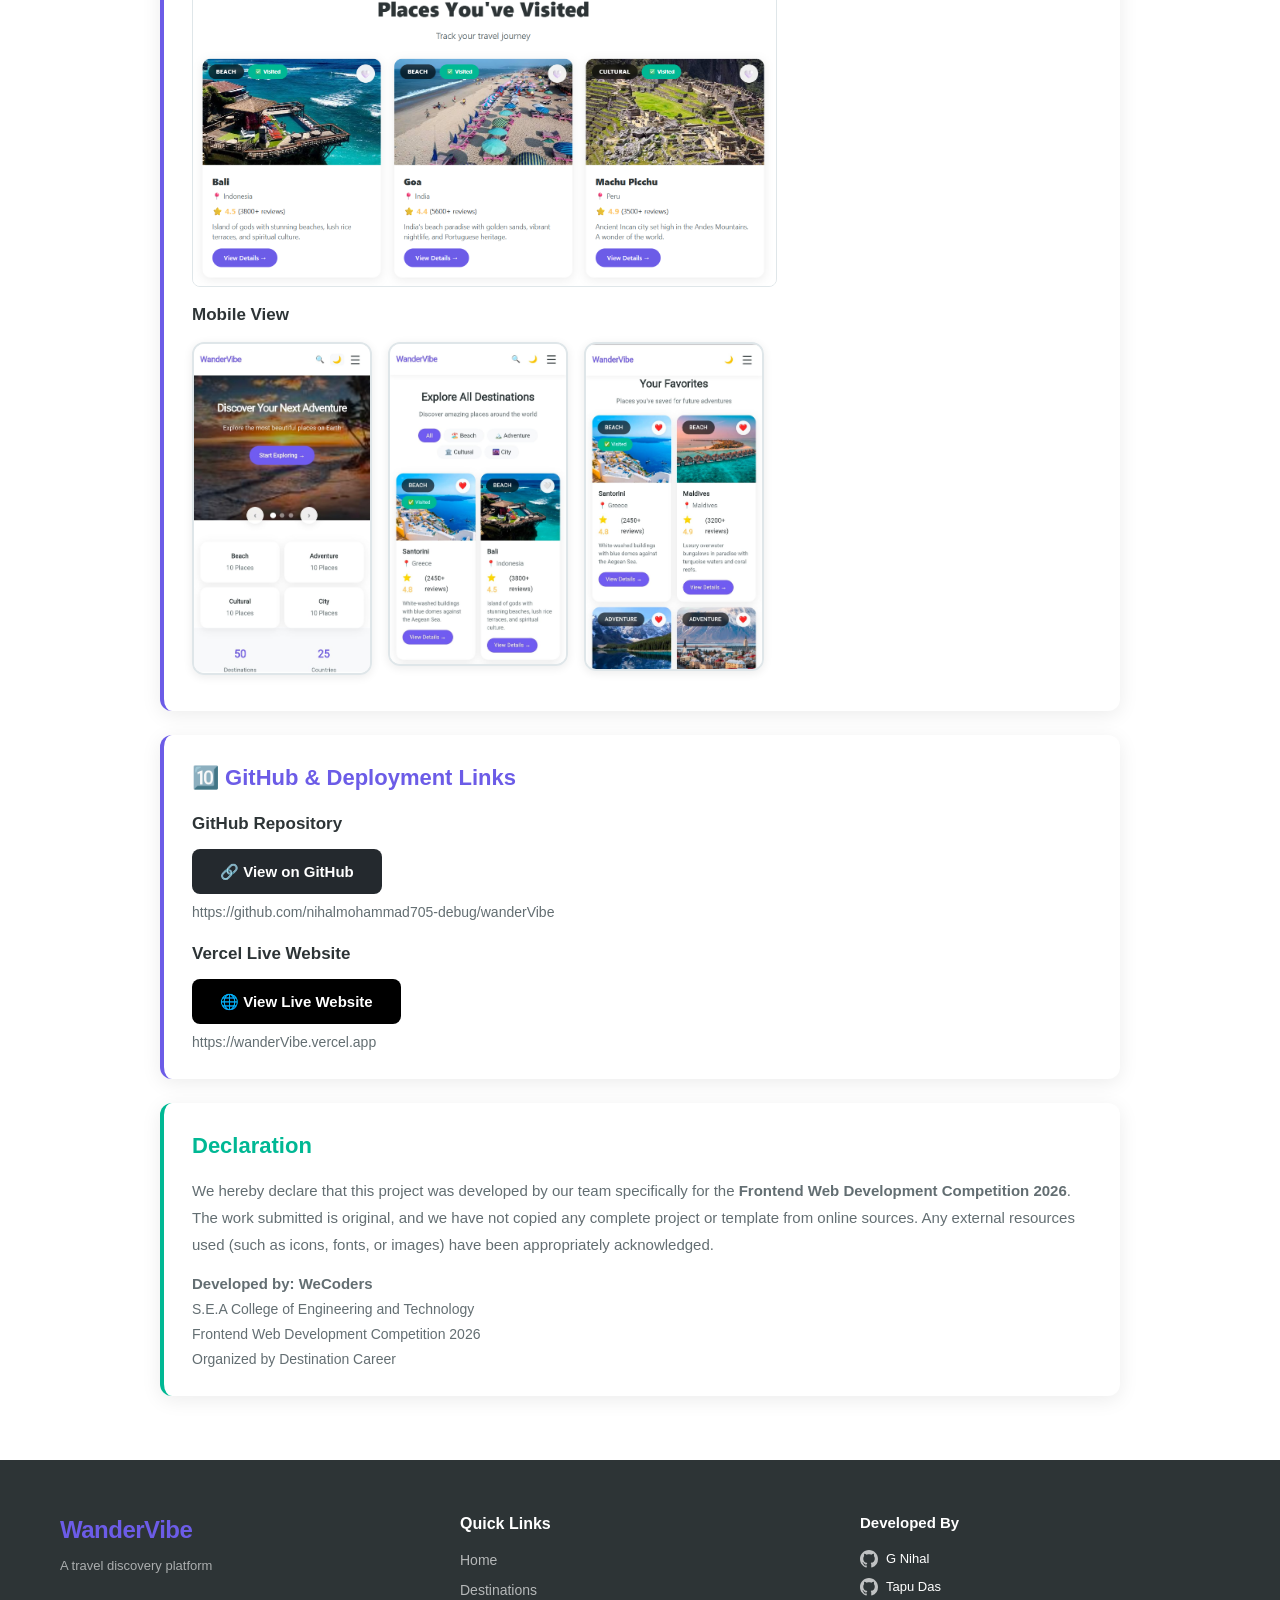
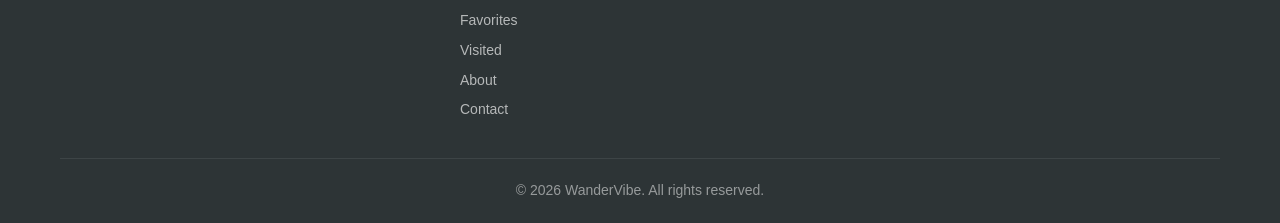
<file: documentation.html>
<!DOCTYPE html>
<html lang="en">
<head>
    <meta charset="UTF-8" />
    <meta name="viewport" content="width=device-width, initial-scale=1.0" />

    <title>Documentation - WanderVibe</title>
    <link rel="stylesheet" href="css/style.css" />
    <link rel="stylesheet" href="css/dark-mode.css" />
    <link rel="stylesheet" href="css/responsive.css" />
    <link rel="icon" type="image/png" href="assets/images/wandervibelogo.png" />
</head>
<body>

    <!-- ===== HEADER ===== -->
    <header id="header">
        <div class="container">
            <div class="logo">
                <span class="logo-text">WanderVibe</span>
            </div>

            <nav id="navbar">
                <a href="index.html">Home</a>
                <a href="destinations.html">Destinations</a>
                <a href="favorites.html">Favorites</a>
                <a href="visited.html">Visited</a>
                <a href="about.html">About</a>
                <a href="documentation.html" class="active">Documentation</a>
                <a href="contact.html">Contact</a>
            </nav>

            <div class="header-controls">
                <button id="theme-toggle" aria-label="Toggle Theme">🌙</button>
                <button id="menu-toggle" aria-label="Menu">☰</button>
            </div>
        </div>
    </header>

    <!-- LOADING SCREEN -->
    <div id="loader">
        <div class="loader-content">
            <img src="assets/images/wandervibelogo.png" alt="WanderVibe" style="height:170px;width:auto;margin-bottom:3px;" />
            <div class="loader-text">WanderVibe</div>
            <div class="loader-bar"><div class="loader-progress"></div></div>
        </div>
    </div>

    <!-- DOCUMENTATION SECTION -->
    <section id="documentation-page">
        <div class="doc-container">

            <!-- Hero -->
            <div class="doc-hero">
                <h1>Project Documentation</h1>
                <p>Frontend Web Development Competition 2026</p>
                <p style="font-size:14px;color:var(--text-light);">S.E.A College of Engineering and Technology</p>
            </div>

            <!-- ===== SECTION 1: PROJECT OVERVIEW ===== -->
            <div class="doc-section">
                <h2>1️⃣ Project Overview</h2>

                <h3>Project Title</h3>
                <p><strong>WanderVibe</strong> - A Travel Discovery Platform</p>

                <h3>Website Category</h3>
                <p>Travel &amp; Tourism / Discovery Platform</p>

                <h3>Team Name</h3>
                <p>WeCoders</p>

                <h3>Problem Statement</h3>
                <p>Travelers often struggle to find detailed information about destinations, save places they want to visit, and track where they've been. Most travel websites are either too complex or lack interactive features like saving favorites and tracking visited places.</p>

                <h3>Why We Chose This Project</h3>
                <p>We selected this project because travel is a universal interest, and helping people discover new places is meaningful. Building a travel discovery platform allowed us to apply all our frontend skills — responsive design, interactive features, local storage, and deployment — while creating something useful and visually appealing.</p>
            </div>

            <!-- ===== SECTION 2: PROJECT DESCRIPTION ===== -->
            <div class="doc-section">
                <h2>2️⃣ Project Description</h2>

                <h3>Purpose of the Website</h3>
                <p>WanderVibe is designed to help travelers discover beautiful destinations around the world. Users can explore detailed information about each place, save favorites, and track places they've visited — all in one clean, interactive platform.</p>

                <h3>Target Users</h3>
                <ul>
                    <li>Travel enthusiasts looking for destination inspiration</li>
                    <li>People planning their next vacation</li>
                    <li>Students and researchers exploring world cultures</li>
                    <li>Anyone who loves discovering new places</li>
                </ul>

                <h3>Key Features</h3>
                <ul>
                    <li><strong>50+ Destinations:</strong> Curated places from around the world with detailed information</li>
                    <li><strong>Save Favorites:</strong> Users can save destinations they want to visit</li>
                    <li><strong>Track Visited:</strong> Mark places you've been and track your travel journey</li>
                    <li><strong>Search &amp; Filter:</strong> Find destinations by name, country, or category</li>
                    <li><strong>Dark Mode:</strong> Toggle between light and dark themes</li>
                    <li><strong>Photo Galleries:</strong> Multiple images for each destination</li>
                    <li><strong>Google Maps Links:</strong> View each location on Google Maps</li>
                </ul>

                <h3>Future Improvements</h3>
                <ul>
                    <li>User authentication (login/register)</li>
                    <li>Travel itineraries and trip planner</li>
                    <li>User reviews and ratings for destinations</li>
                    <li>Integration with real-time weather data</li>
                    <li>Booking and travel packages integration</li>
                    <li>Mobile app version</li>
                </ul>
            </div>

            <!-- ===== SECTION 3: TECHNOLOGY STACK ===== -->
            <div class="doc-section">
                <h2>3️⃣ Technology Stack</h2>

                <h3>Frontend Technologies</h3>
                <div style="display:flex;flex-wrap:wrap;gap:8px;margin:8px 0 12px;">
                    <span class="doc-badge">HTML5</span>
                    <span class="doc-badge">CSS3</span>
                    <span class="doc-badge">JavaScript (ES6+)</span>
                </div>

                <h3>Deployment</h3>
                <div style="display:flex;flex-wrap:wrap;gap:8px;margin:8px 0 12px;">
                    <span class="doc-badge">Git</span>
                    <span class="doc-badge">GitHub</span>
                    <span class="doc-badge">Vercel</span>
                </div>

                <h3>External Resources Used</h3>
                <ul>
                    <li><strong>Google Fonts:</strong> System fonts for clean typography</li>
                    <li><strong>Unsplash:</strong> Free stock images for destinations</li>
                    <li><strong>Pexels:</strong> Free stock images for hero and gallery</li>
                    <li><strong>Flaticon:</strong> Icons used in the website</li>
                </ul>

            </div>

            <!-- ===== SECTION 4: TEAM INFORMATION ===== -->
            <div class="doc-section">
                <h2>4️⃣ Team Information</h2>

                <div class="doc-table-wrapper">
                    <table class="doc-table">
                        <thead>
                            <tr>
                                <th>Name</th>
                                <th>Roll Number</th>
                                <th>Department</th>
                                <th>Year</th>
                                <th>Email</th>
                            </tr>
                        </thead>
                        <tbody>
                            <tr>
                                <td><strong>G Nihal</strong></td>
                                <td>1SP23CS024</td>
                                <td>CSE</td>
                                <td>4th Year</td>
                                <td>nihalmohammad705@gmail.com</td>
                            </tr>
                            <tr>
                                <td><strong>Tapu Das</strong></td>
                                <td>1SP23CS105</td>
                                <td>CSE</td>
                                <td>4th Year</td>
                                <td>tapu.das.in.tr@gmail.com</td>
                            </tr>
                        </tbody>
                    </table>
                </div>
            </div>

            <!-- ===== SECTION 5: TEAM CONTRIBUTION ===== -->
            <div class="doc-section">
                <h2>5️⃣ Team Contribution</h2>

                <div class="doc-table-wrapper">
                    <table class="doc-table">
                        <thead>
                            <tr>
                                <th>Team Member</th>
                                <th>Contribution</th>
                            </tr>
                        </thead>
                        <tbody>
                            <tr>
                                <td><strong>G Nihal</strong></td>
                                <td>
                                    <ul style="margin:0;padding-left:14px;">
                                        <li>Homepage Design &amp; Development</li>
                                        <li>Destinations Page with Filtering</li>
                                        <li>Destination Detail Pages</li>
                                        <li>JavaScript Functionality (Favorites, Visited)</li>
                                        <li>Search Feature Implementation</li>
                                        <li>About Page &amp; Documentation Page</li>
                                        <li>Deployment on GitHub &amp; Vercel</li>
                                    </ul>
                                </td>
                            </tr>
                            <tr>
                                <td><strong>Tapu Das</strong></td>
                                <td>
                                    <ul style="margin:0;padding-left:14px;">
                                        <li>Responsive Design &amp; Media Queries</li>
                                        <li>Contact Form with Validation</li>
                                        <li>Image Slider &amp; Animations</li>
                                        <li>Dark/Light Mode Toggle</li>
                                        <li>Footer Development</li>
                                    </ul>
                                </td>
                            </tr>
                        </tbody>
                    </table>
                </div>
            </div>

            <!-- ===== SECTION 6: CHALLENGES FACED ===== -->
            <div class="doc-section">
                <h2>6️⃣ Challenges Faced</h2>

                <h3>Problems Encountered</h3>
                <ul>
                    <li><strong>Responsive Design:</strong> Making the website work perfectly on all screen sizes (mobile, tablet, desktop) was challenging.</li>
                    <li><strong>Image Loading:</strong> Images were not showing initially due to incorrect file paths.</li>
                    <li><strong>Image Management:</strong> Downloading destination images manually and organizing them with correct file names was time-consuming.</li>
                    <li><strong>Local Storage Sync:</strong> Keeping favorites and visited data in sync across pages required careful coding.</li>
                    <li><strong>Dark Mode:</strong> Making sure dark mode applied consistently across all pages.</li>
                    <li><strong>Search Functionality:</strong> Implementing real-time search without any external libraries.</li>
                </ul>

                <h3>How They Were Solved</h3>
                <ul>
                    <li>Used CSS Grid and Flexbox with proper media queries for responsive design.</li>
                    <li>Fixed image paths by ensuring correct folder structure and file names.</li>
                    <li>Used global functions in JavaScript to handle localStorage across all pages.</li>
                    <li>Used CSS variables to switch between light and dark themes seamlessly.</li>
                    <li>Implemented search using plain JavaScript filter and include methods.</li>
                </ul>

                <h3>Lessons Learned</h3>
                <ul>
                    <li>Always test across multiple devices during development.</li>
                    <li>Keep file paths consistent and organized.</li>
                    <li>Use CSS variables for theming and consistency.</li>
                    <li>Write reusable JavaScript functions.</li>
                    <li>Plan the folder structure before starting.</li>
                </ul>
            </div>

            <!-- ===== SECTION 7: LEARNING OUTCOMES ===== -->
            <div class="doc-section">
                <h2>7️⃣ Learning Outcomes</h2>

                <p>Through this project, we learned:</p>

                <div class="doc-grid">
                    <div class="doc-card">
                        <h4>HTML Structure</h4>
                        <p>Semantic HTML and proper page structure</p>
                    </div>
                    <div class="doc-card">
                        <h4>CSS Layouts</h4>
                        <p>Flexbox, Grid, and responsive design</p>
                    </div>
                    <div class="doc-card">
                        <h4>JavaScript DOM</h4>
                        <p>DOM manipulation and event handling</p>
                    </div>
                    <div class="doc-card">
                        <h4>Local Storage</h4>
                        <p>Saving and retrieving data in browser</p>
                    </div>
                    <div class="doc-card">
                        <h4>Form Validation</h4>
                        <p>Real-time validation with feedback</p>
                    </div>
                    <div class="doc-card">
                        <h4>Deployment</h4>
                        <p>GitHub and Vercel deployment</p>
                    </div>
                    <div class="doc-card">
                        <h4>Dark Mode</h4>
                        <p>CSS theming and theme switching</p>
                    </div>
                    <div class="doc-card">
                        <h4>Team Collaboration</h4>
                        <p>Working together using Git and GitHub</p>
                    </div>
                </div>
            </div>

            <!-- ===== SECTION 8: FEEDBACK ON TRAINING ===== -->
            <div class="doc-section">
                <h2>8️⃣ Feedback on Frontend Web Development Training</h2>

                <div class="feedback-box">
                    <p>The Frontend Web Development Training provided us with a strong foundation in HTML, CSS, and JavaScript. The practical sessions and real-world examples helped us understand how to build responsive and interactive websites.</p>
                    <p style="margin-top:8px;">We particularly enjoyed learning about DOM manipulation, event handling, and local storage. The training significantly improved our confidence in building complete web applications from scratch.</p>
                    <p style="margin-top:8px;">One suggestion for improvement would be to include more sessions on deployment and advanced JavaScript concepts.</p>
                    <p style="margin-top:8px;">Overall, it was a great learning experience, and we are grateful for the guidance and support provided throughout the program.</p>
                </div>
            </div>

            <!-- ===== SECTION 9: PROJECT SCREENSHOTS ===== -->
            <div class="doc-section">
                <h2>9️⃣ Project Screenshots</h2>

                <h3>Home Page</h3>
                <img src="assets/images/homepage.png" alt="Home Page" class="doc-screenshot" />

                <h3>Destinations Page</h3>
                <img src="assets/images/destination.png" alt="Destinations Page" class="doc-screenshot" />

                <h3>Destination Detail Page</h3>
                <img src="assets/images/destinationdetail.png" alt="Destination Detail Page" class="doc-screenshot" />

                <h3>Favorites Page</h3>
                <img src="assets/images/favorites.png" alt="Favorites Page" class="doc-screenshot" />

                <h3>Visited Page</h3>
                <img src="assets/images/visited.png" alt="Visited Page" class="doc-screenshot" />

                <h3>Mobile View</h3>
                <div class="mobile-gallery">
                    <img src="assets/images/mobile3.jpeg" alt="Mobile View 1" class="mobile-screenshot" />
                    <img src="assets/images/mobile2.jpeg" alt="Mobile View 2" class="mobile-screenshot" />
                    <img src="assets/images/mobile1.jpeg" alt="Mobile View 3" class="mobile-screenshot" />
                </div>
            </div>

            <!-- ===== SECTION 10: GITHUB & DEPLOYMENT LINKS ===== -->
            <div class="doc-section">
                <h2>🔟 GitHub &amp; Deployment Links</h2>

                <h3>GitHub Repository</h3>
                <div class="doc-links">
                    <a href="https://github.com/nihalmohammad705-debug/wanderVibe" target="_blank" class="btn-github">
                        🔗 View on GitHub
                    </a>
                </div>
                <p style="margin-top:6px;font-size:14px;word-break:break-all;">
                    https://github.com/nihalmohammad705-debug/wanderVibe
                </p>

                <h3>Vercel Live Website</h3>
                <div class="doc-links">
                    <a href="https://wanderVibe.vercel.app" target="_blank" class="btn-vercel">
                        🌐 View Live Website
                    </a>
                </div>
                <p style="margin-top:6px;font-size:14px;word-break:break-all;">
                    https://wanderVibe.vercel.app
                </p>
            </div>

            <!-- ===== DECLARATION ===== -->
            <div class="doc-section" style="border-left-color:var(--secondary);">
                <h2 style="color:var(--secondary);">Declaration</h2>
                <p>We hereby declare that this project was developed by our team specifically for the <strong>Frontend Web Development Competition 2026</strong>. The work submitted is original, and we have not copied any complete project or template from online sources. Any external resources used (such as icons, fonts, or images) have been appropriately acknowledged.</p>
                <p style="margin-top:12px;font-weight:600;">Developed by: WeCoders</p>
                <p style="font-size:14px;color:var(--text-light);">S.E.A College of Engineering and Technology</p>
                <p style="font-size:14px;color:var(--text-light);">Frontend Web Development Competition 2026</p>
                <p style="font-size:14px;color:var(--text-light);">Organized by Destination Career</p>
            </div>

        </div>
    </section>

    <!-- ===== FOOTER PLACEHOLDER ===== -->
    <div id="footer-placeholder"></div>

    <button id="back-to-top" aria-label="Back to top">↑</button>

    <!-- ===== JAVASCRIPT ===== -->
    <script src="js/main.js"></script>
    <script src="js/theme-switcher.js"></script>
    <script src="js/footer.js"></script>

</body>
</html>
</file>
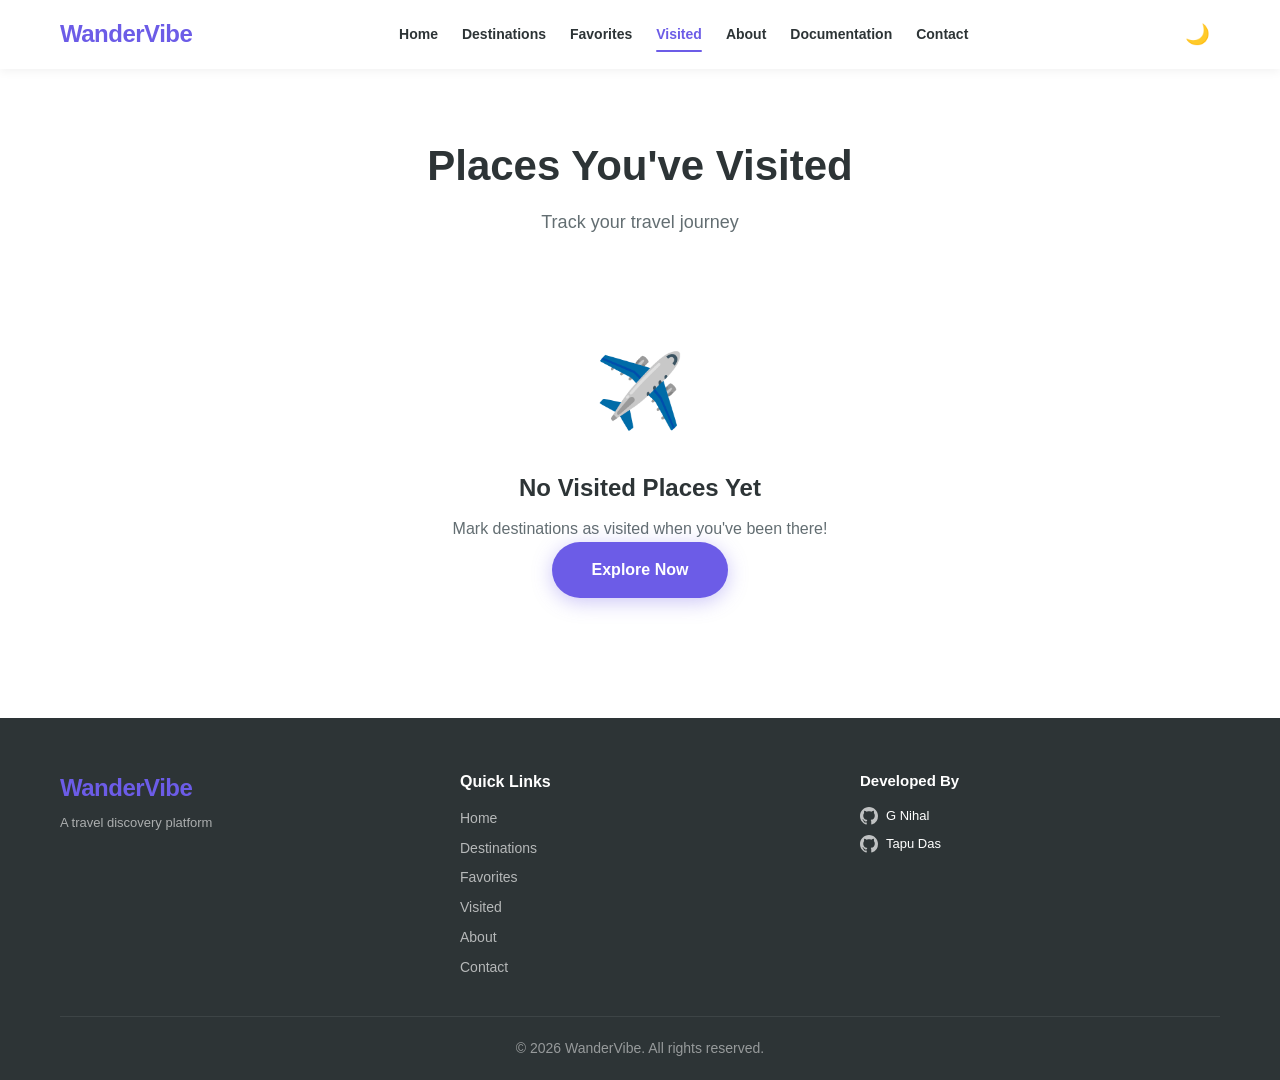
<file: visited.html>
<!DOCTYPE html>
<html lang="en">
<head>
    <meta charset="UTF-8" />
    <meta name="viewport" content="width=device-width, initial-scale=1.0" />
    <title>Visited - WanderVibe</title>
    <link rel="stylesheet" href="css/style.css" />
    <link rel="stylesheet" href="css/dark-mode.css" />
    <link rel="stylesheet" href="css/responsive.css" />
    <link rel="icon" type="image/png" href="assets/images/wandervibelogo.png" />
</head>
<body>

    <!-- HEADER -->
    <header id="header">
        <div class="container">
            <div class="logo">
                <span class="logo-text">WanderVibe</span>
            </div>

            <nav id="navbar">
                <a href="index.html">Home</a>
                <a href="destinations.html">Destinations</a>
                <a href="favorites.html">Favorites</a>
                <a href="visited.html" class="active">Visited</a>
                <a href="about.html">About</a>
                <a href="documentation.html">Documentation</a>
                <a href="contact.html">Contact</a>
            </nav>

            <div class="header-controls">
                <button id="theme-toggle" aria-label="Toggle Theme">🌙</button>
                <button id="menu-toggle" aria-label="Menu">☰</button>
            </div>
        </div>
    </header>

    <!-- LOADING SCREEN -->
    <div id="loader">
        <div class="loader-content">
            <img src="assets/images/wandervibelogo.png" alt="WanderVibe" style="height:170px;width:auto;margin-bottom:3px;" />
            <div class="loader-text">WanderVibe</div>
            <div class="loader-bar"><div class="loader-progress"></div></div>
        </div>
    </div>

    <!-- VISITED -->
    <section id="visited-page">
        <div class="container">
            <div class="section-header">
                <h2>Places You've Visited</h2>
                <p>Track your travel journey</p>
            </div>
            <div id="visited-grid" class="destinations-grid"></div>
            <div id="visited-empty" class="empty-state">
                <div class="empty-icon">✈️</div>
                <h3>No Visited Places Yet</h3>
                <p>Mark destinations as visited when you've been there!</p>
                <a href="destinations.html" class="btn btn-primary">Explore Now</a>
            </div>
        </div>
    </section>

    <!-- FOOTER -->
    <div id="footer-placeholder"></div>

    <button id="back-to-top" aria-label="Back to top">↑</button>

    <script src="js/main.js"></script>
    <script src="js/theme-switcher.js"></script>
    <script src="js/destinations.js"></script>
    <script src="js/visited.js"></script>
    <script src="js/footer.js"></script>
</body>
</html>
</file>
<file: css/style.css>
/* CSS VARIABLES */

:root {
    --primary: #6C5CE7;
    --primary-dark: #5A4BD1;
    --secondary: #00B894;
    --secondary-dark: #00A381;
    --accent: #FDCB6E;
    --dark: #2D3436;
    --light: #DFE6E9;
    --bg: #FFFFFF;
    --bg-alt: #F8F9FA;
    --text: #2D3436;
    --text-light: #636E72;
    --card-bg: #FFFFFF;
    --shadow: 0 4px 20px rgba(0, 0, 0, 0.08);
    --shadow-hover: 0 8px 35px rgba(0, 0, 0, 0.15);
    --radius: 16px;
    --radius-sm: 8px;
    --transition: 0.3s cubic-bezier(0.4, 0, 0.2, 1);
    --font: 'Segoe UI', -apple-system, BlinkMacSystemFont, 'Helvetica Neue', Arial, sans-serif;
}

*,
*::before,
*::after {
    margin: 0;
    padding: 0;
    box-sizing: border-box;
}

html {
    scroll-behavior: smooth;
}

body {
    font-family: var(--font);
    background: var(--bg);
    color: var(--text);
    line-height: 1.7;
    transition: background var(--transition), color var(--transition);
    overflow-x: hidden;
}

a {
    text-decoration: none;
    color: inherit;
}

button {
    cursor: pointer;
    border: none;
    background: none;
    font-family: inherit;
}

input,
select,
textarea {
    font-family: inherit;
}

img {
    max-width: 100%;
    display: block;
}

ul {
    list-style: none;
}

.container {
    max-width: 1200px;
    margin: 0 auto;
    padding: 0 20px;
}

/* LOADING SCREEN */
#loader {
    position: fixed;
    inset: 0;
    background: var(--bg);
    display: flex;
    align-items: center;
    justify-content: center;
    z-index: 99999;
    transition: opacity 0.6s ease, visibility 0.6s ease;
}

#loader.hide {
    opacity: 0;
    visibility: hidden;
}

.loader-content {
    text-align: center;
}

.loader-icon {
    font-size: 56px;
    animation: pulse 1s ease-in-out infinite;
}

.loader-text {
    font-size: 28px;
    font-weight: 800;
    color: var(--primary);
    margin: 12px 0;
}

.loader-bar {
    width: 220px;
    height: 4px;
    background: var(--light);
    border-radius: 4px;
    overflow: hidden;
    margin: 0 auto;
}

.loader-progress {
    width: 0%;
    height: 100%;
    background: linear-gradient(90deg, var(--primary), var(--secondary));
    border-radius: 4px;
    animation: loadProgress 2s ease forwards;
}

@keyframes loadProgress {
    0% { width: 0%; }
    100% { width: 100%; }
}

@keyframes pulse {
    0%, 100% { transform: scale(1); }
    50% { transform: scale(1.15); }
}

/* HEADER */
#header {
    position: fixed;
    top: 0;
    left: 0;
    right: 0;
    z-index: 10000;
    background: var(--bg);
    box-shadow: 0 2px 10px rgba(0, 0, 0, 0.06);
    transition: background var(--transition), box-shadow var(--transition);
    padding: 14px 0;
}

#header.scrolled {
    box-shadow: 0 4px 25px rgba(0, 0, 0, 0.12);
}

#header .container {
    display: flex;
    align-items: center;
    justify-content: space-between;
}

.logo {
    display: flex;
    align-items: center;
    gap: 8px;
    font-size: 24px;
    font-weight: 800;
    color: var(--primary);
}

.logo-icon {
    font-size: 28px;
}

.logo-text {
    letter-spacing: -0.5px;
}

#navbar {
    display: flex;
    gap: 24px;
}

#navbar a {
    font-size: 14px;
    font-weight: 600;
    color: var(--text);
    transition: color var(--transition);
    position: relative;
    padding: 4px 0;
}

#navbar a:hover,
#navbar a.active {
    color: var(--primary);
}

#navbar a.active::after {
    content: '';
    position: absolute;
    bottom: -2px;
    left: 0;
    right: 0;
    height: 2.5px;
    background: var(--primary);
    border-radius: 2px;
}

.header-controls {
    display: flex;
    gap: 6px;
    align-items: center;
}

.header-controls button {
    font-size: 20px;
    padding: 8px 10px;
    border-radius: var(--radius-sm);
    transition: background var(--transition);
    color: var(--text);
}

.header-controls button:hover {
    background: var(--bg-alt);
}

#menu-toggle {
    display: none;
    font-size: 26px;
    padding: 4px 8px;
}

/* SEARCH OVERLAY */
#search-overlay {
    position: fixed;
    top: 72px;
    left: 0;
    right: 0;
    background: var(--bg);
    padding: 24px;
    z-index: 9999;
    box-shadow: 0 4px 30px rgba(0, 0, 0, 0.12);
    display: none;
    max-height: 80vh;
    overflow-y: auto;
}

#search-overlay.active {
    display: block;
}

.search-container {
    display: flex;
    align-items: center;
    gap: 12px;
    max-width: 600px;
    margin: 0 auto;
}

.search-container input {
    flex: 1;
    padding: 14px 18px;
    border: 2px solid var(--light);
    border-radius: var(--radius-sm);
    font-size: 16px;
    background: var(--bg-alt);
    color: var(--text);
    transition: border-color var(--transition);
}

.search-container input:focus {
    outline: none;
    border-color: var(--primary);
}

#search-close {
    font-size: 26px;
    padding: 8px 12px;
    color: var(--text-light);
}

#search-results {
    max-width: 600px;
    margin: 16px auto 0;
}

.search-result-item {
    padding: 12px 16px;
    border-bottom: 1px solid var(--light);
    cursor: pointer;
    transition: background var(--transition);
}

.search-result-item:hover {
    background: var(--bg-alt);
}

.search-result-item .result-name {
    font-weight: 600;
}

.search-result-item .result-country {
    font-size: 13px;
    color: var(--text-light);
}

/* HOME/HERO */
.hero-slider {
    position: relative;
    height: 80vh;
    min-height: 520px;
    overflow: hidden;
}

.slide {
    position: absolute;
    inset: 0;
    opacity: 0;
    transition: opacity 1s ease;
}

.slide.active {
    opacity: 1;
}

.slide-bg {
    position: absolute;
    inset: 0;
    background-size: cover;
    background-position: center;
    transform: scale(1.08);
    transition: transform 10s ease;
}

.slide.active .slide-bg {
    transform: scale(1);
}

.slide-bg::after {
    content: '';
    position: absolute;
    inset: 0;
    background: linear-gradient(135deg, rgba(0, 0, 0, 0.5) 0%, rgba(0, 0, 0, 0.2) 100%);
}

.slide-content {
    position: relative;
    z-index: 2;
    display: flex;
    flex-direction: column;
    align-items: center;
    justify-content: center;
    height: 100%;
    text-align: center;
    color: #fff;
    padding: 20px;
}

.slide-content h1 {
    font-size: clamp(38px, 6.5vw, 72px);
    font-weight: 900;
    margin-bottom: 12px;
    text-shadow: 0 2px 30px rgba(0, 0, 0, 0.35);
    letter-spacing: -1px;
}

.slide-content p {
    font-size: clamp(18px, 2vw, 26px);
    margin-bottom: 28px;
    opacity: 0.92;
    text-shadow: 0 2px 15px rgba(0, 0, 0, 0.3);
}

.btn {
    display: inline-block;
    padding: 14px 40px;
    border-radius: 50px;
    font-weight: 700;
    font-size: 16px;
    transition: all var(--transition);
    cursor: pointer;
    text-align: center;
}

.btn-primary {
    background: var(--primary);
    color: #fff;
    box-shadow: 0 4px 20px rgba(108, 92, 231, 0.35);
}

.btn-primary:hover {
    transform: translateY(-3px);
    box-shadow: 0 8px 35px rgba(108, 92, 231, 0.45);
}

.btn-small {
    padding: 8px 20px;
    font-size: 13px;
}

/* Slider Controls */
.slider-controls {
    position: relative;
    z-index: 3;
    display: flex;
    align-items: center;
    justify-content: center;
    gap: 16px;
    margin-top: -55px;
}

.slider-controls button {
    background: rgba(255, 255, 255, 0.92);
    color: var(--dark);
    width: 48px;
    height: 48px;
    border-radius: 50%;
    font-size: 24px;
    transition: all var(--transition);
    box-shadow: 0 2px 15px rgba(0, 0, 0, 0.1);
}

.slider-controls button:hover {
    background: var(--primary);
    color: #fff;
    transform: scale(1.05);
}

.slider-dots {
    display: flex;
    gap: 10px;
}

.slider-dots .dot {
    width: 12px;
    height: 12px;
    border-radius: 50%;
    background: rgba(255, 255, 255, 0.45);
    cursor: pointer;
    transition: all var(--transition);
}

.slider-dots .dot.active {
    background: #fff;
    transform: scale(1.25);
}

   /* STATS */
.stats-section {
    padding: 50px 0 40px;
    background: var(--bg-alt);
}

.stats-grid {
    display: grid;
    grid-template-columns: repeat(auto-fit, minmax(140px, 1fr));
    gap: 30px;
    text-align: center;
}

.stat-item {
    padding: 8px;
}

.stat-number {
    display: block;
    font-size: 40px;
    font-weight: 900;
    color: var(--primary);
}

.stat-label {
    font-size: 15px;
    color: var(--text-light);
    font-weight: 500;
}

/* ============================================================
   FEATURED SECTION
   ============================================================ */
.featured-section {
    padding: 50px 0 60px;
    background: var(--bg);
}

.featured-section h2 {
    font-size: 28px;
    font-weight: 800;
    margin-bottom: 24px;
}

   /* SECTION HEADER */
.section-header {
    text-align: center;
    padding: 50px 0 32px;
}

.section-header h2 {
    font-size: clamp(28px, 4vw, 42px);
    font-weight: 800;
}

.section-header p {
    color: var(--text-light);
    font-size: 18px;
    margin-top: 6px;
}

   /* DESTINATIONS */
#destinations-page,
#favorites-page,
#visited-page {
    padding: 80px 0 60px;
}

.category-filters {
    display: flex;
    flex-wrap: wrap;
    gap: 10px;
    justify-content: center;
    margin-bottom: 32px;
}

.filter-btn {
    padding: 10px 26px;
    border-radius: 50px;
    background: var(--bg-alt);
    color: var(--text);
    font-weight: 600;
    border: 2px solid transparent;
    transition: all var(--transition);
    font-size: 14px;
}

.filter-btn:hover {
    border-color: var(--primary);
    transform: translateY(-2px);
}

.filter-btn.active {
    background: var(--primary);
    color: #fff;
    border-color: var(--primary);
}

.destinations-grid {
    display: grid;
    grid-template-columns: repeat(auto-fill, minmax(280px, 1fr));
    gap: 28px;
}

.destination-card {
    background: var(--card-bg);
    border-radius: var(--radius);
    overflow: hidden;
    box-shadow: var(--shadow);
    transition: all var(--transition);
    cursor: pointer;
}

.destination-card:hover {
    transform: translateY(-8px);
    box-shadow: var(--shadow-hover);
}

.destination-card .card-image {
    position: relative;
    height: 220px;
    overflow: hidden;
}

.destination-card .card-image img {
    width: 100%;
    height: 100%;
    object-fit: cover;
    transition: transform 0.6s ease;
}

.destination-card:hover .card-image img {
    transform: scale(1.06);
}

.destination-card .card-badges {
    position: absolute;
    top: 12px;
    left: 12px;
    right: 12px;
    display: flex;
    justify-content: flex-start;
    gap: 8px;
    flex-wrap: wrap;
}

.destination-card .category-badge {
    padding: 5px 16px;
    border-radius: 50px;
    font-size: 12px;
    font-weight: 700;
    background: rgba(0, 0, 0, 0.65);
    color: #fff;
    backdrop-filter: blur(4px);
    text-transform: uppercase;
    letter-spacing: 0.5px;
}

.destination-card .visited-badge {
    padding: 5px 14px;
    border-radius: 50px;
    font-size: 11px;
    font-weight: 700;
    background: var(--secondary);
    color: #fff;
}

.destination-card .card-actions {
    position: absolute;
    top: 12px;
    right: 12px;
    display: flex;
    gap: 8px;
}

.destination-card .card-actions button {
    width: 38px;
    height: 38px;
    border-radius: 50%;
    background: rgba(255, 255, 255, 0.92);
    font-size: 18px;
    transition: all var(--transition);
    backdrop-filter: blur(4px);
    box-shadow: 0 2px 8px rgba(0, 0, 0, 0.08);
}

.destination-card .card-actions button:hover {
    transform: scale(1.1);
}

.destination-card .card-actions .fav-btn.active {
    color: #E74C3C;
}

.destination-card .card-body {
    padding: 18px 20px 22px;
}

.destination-card .card-body h3 {
    font-size: 19px;
    font-weight: 800;
    margin-bottom: 2px;
}

.destination-card .card-body .country {
    color: var(--text-light);
    font-size: 14px;
}

.destination-card .card-body .rating {
    display: flex;
    align-items: center;
    gap: 4px;
    margin: 6px 0 8px;
    color: #FDCB6E;
    font-weight: 700;
}

.destination-card .card-body .rating span {
    color: var(--text);
    font-weight: 400;
    font-size: 14px;
}

.destination-card .card-body .description {
    font-size: 14px;
    color: var(--text-light);
    display: -webkit-box;
    -webkit-box-orient: vertical;
    overflow: hidden;
    line-height: 1.5;
}

.destination-card .card-body .view-btn {
    margin-top: 14px;
    padding: 8px 24px;
    border-radius: 50px;
    background: var(--primary);
    color: #fff;
    font-size: 13px;
    font-weight: 600;
    transition: all var(--transition);
    display: inline-block;
}

.destination-card .card-body .view-btn:hover {
    background: var(--primary-dark);
    transform: translateX(4px);
}

#destination-detail {
    padding: 100px 0 60px;
}

#destination-content .detail-hero {
    width: 100%;
    height: 400px;
    object-fit: cover;
    border-radius: var(--radius);
    margin-bottom: 30px;
}

#destination-content .detail-title {
    font-size: 36px;
    font-weight: 800;
}

#destination-content .detail-country {
    font-size: 18px;
    color: var(--text-light);
}

#destination-content .detail-rating {
    display: flex;
    align-items: center;
    gap: 4px;
    color: #FDCB6E;
    font-size: 24px;
    margin: 8px 0 16px;
}

#destination-content .detail-rating span {
    color: var(--text);
    font-size: 16px;
}

#destination-content .detail-description {
    font-size: 17px;
    line-height: 1.9;
    margin-bottom: 20px;
}

#destination-content .detail-grid {
    display: grid;
    grid-template-columns: 1fr 1fr;
    gap: 30px;
    margin: 30px 0;
}

#destination-content .detail-section {
    margin-bottom: 20px;
}

#destination-content .detail-section h4 {
    font-weight: 700;
    font-size: 17px;
    margin-bottom: 6px;
    color: var(--primary);
}

#destination-content .detail-section p {
    color: var(--text-light);
    font-size: 15px;
}

#destination-content .detail-section ul {
    display: flex;
    flex-wrap: wrap;
    gap: 8px;
    margin-top: 4px;
}

#destination-content .detail-section ul li {
    padding: 4px 16px;
    background: var(--bg-alt);
    border-radius: 50px;
    font-size: 14px;
    color: var(--text);
}

/* Gallery */
.detail-gallery {
    display: grid;
    grid-template-columns: repeat(auto-fill, minmax(200px, 1fr));
    gap: 16px;
    margin: 20px 0;
}

.detail-gallery img {
    width: 100%;
    height: 160px;
    object-fit: cover;
    border-radius: var(--radius-sm);
    cursor: pointer;
    transition: transform var(--transition);
}

.detail-gallery img:hover {
    transform: scale(1.03);
}

/* Detail Actions */
.detail-actions {
    display: flex;
    flex-wrap: wrap;
    gap: 12px;
    margin-top: 30px;
    padding-top: 24px;
    border-top: 2px solid var(--light);
}

.detail-actions button,
.detail-actions a {
    padding: 12px 30px;
    border-radius: 50px;
    font-weight: 700;
    font-size: 15px;
    transition: all var(--transition);
    display: inline-flex;
    align-items: center;
    gap: 8px;
}

.detail-actions .btn-visit {
    background: var(--secondary);
    color: #fff;
}

.detail-actions .btn-visit:hover {
    background: var(--secondary-dark);
}

.detail-actions .btn-visit.visited {
    background: #636E72;
}

.detail-actions .btn-map {
    background: var(--primary);
    color: #fff;
}

.detail-actions .btn-map:hover {
    background: var(--primary-dark);
}

.detail-actions .btn-fav {
    background: var(--bg-alt);
    color: var(--text);
}

.detail-actions .btn-fav:hover {
    background: var(--light);
}

.detail-actions .btn-fav.active {
    background: #E74C3C;
    color: #fff;
}

   /* EMPTY STATE */
.empty-state {
    text-align: center;
    padding: 60px 20px;
    color: var(--text-light);
    grid-column: 1 / -1;
}

.empty-state .empty-icon {
    font-size: 72px;
    margin-bottom: 16px;
}

.empty-state h3 {
    font-size: 24px;
    color: var(--text);
    margin-bottom: 6px;
}

   /* ABOUT */
/* ===== ABOUT PAGE - FULL WIDTH ===== */
.container-full {
    max-width: 1200px;
    margin: 0 auto;
    padding: 0 20px;
}

#about-page {
    padding: 20px 0 0;
}

/* About Hero */
/* ===== ABOUT PAGE - FULL WIDTH ===== */
.container-full {
    max-width: 1200px;
    margin: 0 auto;
    padding: 0 20px;
}

#about-page {
    padding: 20px 0 0;
}

/* About Hero */
.about-hero {
    text-align: center;
    padding: 50px 0 10px;
}

.about-hero h1 {
    font-size: 38px;
    font-weight: 900;
    margin-bottom: 6px;
}

.about-hero p {
    font-size: 18px;
    color: var(--text-light);
}

/* About Content - Full Width (No Image Section) */
.about-content-full {
    padding: 20px 0 10px;
    max-width: 900px;
    margin: 0 auto;
}

.about-content-full h2 {
    font-size: 26px;
    font-weight: 800;
    margin-bottom: 12px;
}

.about-content-full p {
    font-size: 16px;
    line-height: 1.8;
    color: var(--text-light);
}

/* About Features - Full Width */
.about-features-full {
    display: grid;
    grid-template-columns: 1fr 1fr;
    gap: 16px;
    margin: 16px 0 24px;
}

.about-feature {
    padding: 14px 16px;
    background: var(--bg-alt);
    border-radius: 8px;
}

.about-feature h4 {
    font-weight: 700;
    font-size: 15px;
    margin: 0;
}

.about-feature p {
    font-size: 13px;
    color: var(--text-light);
    margin: 0;
}

/* About Stats - Full Width */
.about-stats-full {
    display: flex;
    flex-wrap: wrap;
    gap: 20px 40px;
    padding: 20px;
    background: var(--bg-alt);
    border-radius: 12px;
    margin-top: 8px;
    justify-content: center;
}

.about-stats-full div {
    text-align: center;
}

.about-stats-full span {
    display: block;
    font-size: 30px;
    font-weight: 900;
    color: var(--primary);
}

/* Team Section */
.team-section {
    padding: 40px 0 30px;
    text-align: center;
}

.team-section h2 {
    font-size: 28px;
    font-weight: 800;
}

.team-section > p {
    color: var(--text-light);
    margin-bottom: 24px;
}

.team-grid {
    display: grid;
    grid-template-columns: repeat(auto-fit, minmax(220px, 1fr));
    gap: 24px;
    max-width: 500px;
    margin: 0 auto;
}

.team-card {
    background: var(--card-bg);
    padding: 24px;
    border-radius: 16px;
    box-shadow: var(--shadow);
    text-align: center;
    transition: all 0.3s;
}

.team-card:hover {
    transform: translateY(-4px);
    box-shadow: var(--shadow-hover);
}

.team-avatar {
    font-size: 48px;
    margin-bottom: 8px;
}

.team-card h4 {
    font-weight: 700;
    font-size: 16px;
}

.team-card p {
    font-size: 13px;
    color: var(--text-light);
}

.team-link {
    display: inline-block;
    margin-top: 8px;
    color: var(--primary);
    font-weight: 600;
    font-size: 13px;
}

.team-link:hover {
    text-decoration: underline;
}

/* Tech Section */
.tech-section {
    text-align: center;
    padding: 30px 0 50px;
}

.tech-section h2 {
    font-size: 28px;
    font-weight: 800;
    margin-bottom: 16px;
}

.tech-grid {
    display: flex;
    flex-wrap: wrap;
    gap: 10px;
    justify-content: center;
}

.tech-badge {
    padding: 8px 20px;
    background: var(--primary);
    color: #fff;
    border-radius: 50px;
    font-size: 13px;
    font-weight: 600;
}

.tech-note {
    margin-top: 16px;
    color: var(--text-light);
    font-size: 14px;
}

/* ===== RESPONSIVE ===== */
@media (max-width: 768px) {
    .about-features-full {
        grid-template-columns: 1fr;
    }

    .team-grid {
        grid-template-columns: 1fr 1fr;
    }

    .about-stats-full {
        gap: 12px 24px;
    }

    .about-hero h1 {
        font-size: 30px;
    }

    .about-content-full {
        padding: 10px 0;
    }
}

@media (max-width: 480px) {
    .team-grid {
        grid-template-columns: 1fr;
    }

    .about-hero h1 {
        font-size: 24px;
    }

    .about-hero p {
        font-size: 15px;
    }

    .about-stats-full span {
        font-size: 24px;
    }

    .container-full {
        padding: 0 14px;
    }

    .about-features-full {
        gap: 10px;
    }

    .about-feature {
        padding: 10px 12px;
    }
}

   /* CONTACT */
#contact-page {
    padding: 80px 0 60px;
}

.contact-grid {
    display: grid;
    grid-template-columns: 1fr 1.2fr;
    gap: 50px;
}

.contact-info {
    display: flex;
    flex-direction: column;
    gap: 24px;
    justify-content: center;
}

.contact-item {
    display: flex;
    gap: 16px;
    align-items: flex-start;
}

.contact-item span {
    font-size: 28px;
}

.contact-item h4 {
    font-weight: 700;
    font-size: 16px;
}

.contact-item p {
    color: var(--text-light);
    font-size: 15px;
}

#contact-form {
    display: flex;
    flex-direction: column;
    gap: 14px;
}

#contact-form input,
#contact-form select,
#contact-form textarea {
    padding: 14px 18px;
    border: 2px solid var(--light);
    border-radius: var(--radius-sm);
    font-size: 15px;
    background: var(--bg);
    color: var(--text);
    transition: border-color var(--transition);
}

#contact-form input:focus,
#contact-form select:focus,
#contact-form textarea:focus {
    outline: none;
    border-color: var(--primary);
}

#contact-form textarea {
    min-height: 130px;
    resize: vertical;
}

#contact-form button {
    padding: 16px;
    border-radius: var(--radius-sm);
    background: var(--primary);
    color: #fff;
    font-weight: 700;
    font-size: 16px;
    transition: all var(--transition);
}

#contact-form button:hover {
    background: var(--primary-dark);
    transform: translateY(-2px);
}

.form-error {
    color: #E74C3C;
    font-size: 14px;
    display: none;
}

.form-success {
    color: var(--secondary);
    font-size: 16px;
    font-weight: 600;
    display: none;
    text-align: center;
    padding: 14px;
    background: var(--bg-alt);
    border-radius: var(--radius-sm);
}

   /* FOOTER */
footer {
    background: var(--dark);
    color: #fff;
    padding: 50px 0 20px;
}

.footer-content {
    display: grid;
    grid-template-columns: repeat(auto-fit, minmax(180px, 1fr));
    gap: 40px;
    padding-bottom: 30px;
    border-bottom: 1px solid rgba(255, 255, 255, 0.08);
}

.footer-brand .logo-text {
    font-size: 24px;
    font-weight: 800;
}

.footer-brand p {
    opacity: 0.65;
    margin-top: 4px;
}

.footer-links h4,
.footer-social h4 {
    font-size: 16px;
    font-weight: 700;
    margin-bottom: 12px;
}

.footer-links a {
    display: block;
    opacity: 0.65;
    margin-bottom: 6px;
    transition: opacity var(--transition);
    font-size: 14px;
}

.footer-links a:hover {
    opacity: 1;
}

.social-icons {
    display: flex;
    gap: 10px;
}

.social-icons a {
    width: 42px;
    height: 42px;
    border-radius: 50%;
    background: rgba(255, 255, 255, 0.08);
    display: flex;
    align-items: center;
    justify-content: center;
    font-size: 20px;
    transition: background var(--transition);
}

.social-icons a:hover {
    background: var(--primary);
}

.footer-bottom {
    text-align: center;
    padding-top: 20px;
    opacity: 0.5;
    font-size: 14px;
}

   /* BACK TO TOP */
#back-to-top {
    position: fixed;
    bottom: 30px;
    right: 30px;
    width: 50px;
    height: 50px;
    border-radius: 50%;
    background: var(--primary);
    color: #fff;
    font-size: 24px;
    box-shadow: 0 4px 25px rgba(108, 92, 231, 0.4);
    z-index: 999;
    display: none;
    transition: all var(--transition);
}

#back-to-top:hover {
    transform: translateY(-4px) scale(1.05);
    box-shadow: 0 8px 35px rgba(108, 92, 231, 0.5);
}

#back-to-top.visible {
    display: block;
}

/* QUICK CATEGORIES */
.quick-categories {
    padding: 40px 0 0;
    background: var(--bg);
}

.category-grid {
    display: grid;
    grid-template-columns: repeat(4, 1fr);
    gap: 20px;
}

.category-card {
    background: var(--card-bg);
    border-radius: var(--radius);
    padding: 30px 20px;
    text-align: center;
    box-shadow: var(--shadow);
    transition: all var(--transition);
    text-decoration: none;
    color: var(--text);
}

.category-card:hover {
    transform: translateY(-6px);
    box-shadow: var(--shadow-hover);
}

.category-icon {
    font-size: 40px;
    display: block;
    margin-bottom: 8px;
}

.category-name {
    font-size: 18px;
    font-weight: 700;
    display: block;
}

.category-count {
    font-size: 14px;
    color: var(--text-light);
}

/* WHY SECTION */
.why-section {
    padding: 50px 0 60px;
    background: var(--bg-alt);
}

.why-grid {
    display: grid;
    grid-template-columns: repeat(4, 1fr);
    gap: 24px;
}

.why-card {
    text-align: center;
    padding: 30px 20px;
    background: var(--card-bg);
    border-radius: var(--radius);
    box-shadow: var(--shadow);
    transition: all var(--transition);
}

.why-card:hover {
    transform: translateY(-4px);
    box-shadow: var(--shadow-hover);
}

.why-card h3 {
    font-size: 18px;
    font-weight: 700;
    margin-bottom: 6px;
}

.why-card p {
    color: var(--text-light);
    font-size: 14px;
}

/* RESPONSIVE FOR QUICK CATEGORIES */
@media (max-width: 768px) {
    .category-grid {
        grid-template-columns: repeat(2, 1fr);
        gap: 12px;
    }

    .why-grid {
        grid-template-columns: repeat(2, 1fr);
        gap: 16px;
    }
}

@media (max-width: 480px) {
    .category-grid {
        grid-template-columns: 1fr 1fr;
        gap: 10px;
    }

    .why-grid {
        grid-template-columns: 1fr 1fr;
        gap: 12px;
    }

    .category-card {
        padding: 20px 12px;
    }

    .category-icon {
        font-size: 32px;
    }

    .category-name {
        font-size: 14px;
    }
}

/* DOCUMENTATION STYLES */
.doc-container {
    max-width: 1000px;
    margin: 0 auto;
    padding: 20px 20px 40px;
}

.doc-hero {
    text-align: center;
    padding: 50px 0 20px;
    border-bottom: 3px solid var(--primary);
    margin-bottom: 30px;
}

.doc-hero h1 {
    font-size: 36px;
    font-weight: 900;
    color: var(--primary);
}

.doc-hero p {
    font-size: 16px;
    color: var(--text-light);
    margin-top: 6px;
}

.doc-section {
    background: var(--card-bg);
    border-radius: 12px;
    padding: 24px 28px;
    margin-bottom: 24px;
    box-shadow: var(--shadow);
    border-left: 4px solid var(--primary);
}

.doc-section h2 {
    font-size: 22px;
    font-weight: 800;
    color: var(--primary);
    margin-bottom: 12px;
    display: flex;
    align-items: center;
    gap: 10px;
}

.doc-section h3 {
    font-size: 17px;
    font-weight: 700;
    margin-top: 14px;
    margin-bottom: 4px;
}

.doc-section p,
.doc-section li {
    font-size: 15px;
    line-height: 1.8;
    color: var(--text-light);
}

.doc-section ul {
    padding-left: 20px;
    list-style: disc;
}

.doc-section ul li {
    margin-bottom: 4px;
}

.doc-grid {
    display: grid;
    grid-template-columns: 1fr 1fr;
    gap: 16px;
}

.doc-card {
    background: var(--bg-alt);
    padding: 16px 20px;
    border-radius: 8px;
}

.doc-card h4 {
    font-weight: 700;
    font-size: 15px;
    margin-bottom: 2px;
}

.doc-card p {
    font-size: 14px;
    color: var(--text-light);
}

.doc-badge {
    display: inline-block;
    padding: 4px 16px;
    border-radius: 50px;
    background: var(--primary);
    color: #fff;
    font-size: 13px;
    font-weight: 600;
    margin: 3px 4px 3px 0;
}

.doc-table {
    width: 100%;
    border-collapse: collapse;
    margin: 12px 0;
}

.doc-table th,
.doc-table td {
    padding: 10px 14px;
    border: 1px solid var(--light);
    text-align: left;
    font-size: 14px;
}

.doc-table th {
    background: var(--primary);
    color: #fff;
    font-weight: 700;
}

.doc-table td {
    color: var(--text-light);
}

.doc-links {
    display: flex;
    gap: 16px;
    flex-wrap: wrap;
    margin-top: 10px;
}

.doc-links a {
    display: inline-block;
    padding: 10px 28px;
    border-radius: 8px;
    font-weight: 600;
    font-size: 15px;
    transition: all 0.3s;
    text-decoration: none;
}

.doc-links .btn-github {
    background: #24292e;
    color: #fff;
}

.doc-links .btn-github:hover {
    background: #1a1e22;
    transform: translateY(-2px);
}

.doc-links .btn-vercel {
    background: #000;
    color: #fff;
}

.doc-links .btn-vercel:hover {
    background: #1a1a1a;
    transform: translateY(-2px);
}

.doc-screenshot {
    width: 65%;
    border-radius: 8px;
    border: 1px solid var(--light);
    margin: 4px 0;
}

.feedback-box {
    background: var(--bg-alt);
    padding: 16px 20px;
    border-radius: 8px;
    border-left: 4px solid var(--secondary);
    font-style: italic;
    font-size: 15px;
    line-height: 1.8;
    color: var(--text-light);
}

/* ===== RESPONSIVE ===== */
@media (max-width: 768px) {
    .doc-grid {
        grid-template-columns: 1fr;
    }

    .doc-section {
        padding: 18px 16px;
    }

    .doc-hero h1 {
        font-size: 28px;
    }

    .doc-table th,
    .doc-table td {
        padding: 6px 10px;
        font-size: 13px;
    }

    .doc-links {
        flex-direction: column;
    }

    .doc-links a {
        text-align: center;
    }
}

@media (max-width: 480px) {
    .doc-section h2 {
        font-size: 18px;
    }

    .doc-hero h1 {
        font-size: 22px;
    }

    .doc-hero p {
        font-size: 14px;
    }
}

/* LOADING SCREEN */
#loader {
    position: fixed;
    inset: 0;
    background: var(--bg);
    display: flex;
    align-items: center;
    justify-content: center;
    z-index: 99999;
    transition: opacity 0.6s ease, visibility 0.6s ease;
}

#loader.hide {
    opacity: 0;
    visibility: hidden;
}

.loader-content {
    text-align: center;
}

.loader-text {
    font-size: 24px;
    font-weight: 800;
    color: var(--primary);
    margin: 8px 0 12px;
}

.loader-bar {
    width: 200px;
    height: 4px;
    background: var(--light);
    border-radius: 4px;
    overflow: hidden;
    margin: 0 auto;
}

.loader-progress {
    width: 0%;
    height: 100%;
    background: linear-gradient(90deg, var(--primary), var(--secondary));
    border-radius: 4px;
    animation: loadProgress 2s ease forwards;
}

@keyframes loadProgress {
    0% { width: 0%; }
    100% { width: 100%; }
}

/* ===== MOBILE GALLERY ===== */
.mobile-gallery {
    display: flex;
    flex-wrap: wrap;
    gap: 16px;
    margin: 12px 0;
    justify-content: flex-start;
    align-items: flex-start;
}

.mobile-screenshot {
    width: 180px;
    height: auto;
    border-radius: 12px;
    border: 2px solid var(--light);
    transition: transform 0.3s ease, box-shadow 0.3s ease;
    cursor: pointer;
    object-fit: contain;
    box-shadow: 0 2px 10px rgba(0, 0, 0, 0.08);
    display: block;
    flex-shrink: 0;
}

.mobile-screenshot:hover {
    transform: scale(1.03);
    box-shadow: 0 6px 25px rgba(0, 0, 0, 0.15);
}

/* RESPONSIVE - Mobile View */

/* Tablets */
@media (max-width: 1024px) {
    .mobile-gallery {
        gap: 14px;
    }

    .mobile-screenshot {
        width: 160px;
        border-radius: 10px;
    }
}

/* Mobile */
@media (max-width: 768px) {
    .mobile-gallery {
        gap: 12px;
    }

    .mobile-screenshot {
        width: 140px;
        border-radius: 8px;
        border-width: 1.5px;
    }
}

/* Small Mobile */
@media (max-width: 480px) {
    .mobile-gallery {
        gap: 10px;
    }

    .mobile-screenshot {
        width: 100px;
        border-radius: 6px;
        border-width: 1.5px;
    }
}

/* Very Small Mobile */
@media (max-width: 360px) {
    .mobile-gallery {
        gap: 8px;
    }

    .mobile-screenshot {
        width: 75px;
        border-radius: 4px;
        border-width: 1px;
    }
}
</file>
<file: css/dark-mode.css>
/* DARK MODE */

body.dark-mode {
    --bg: #0F0F1E;
    --bg-alt: #16162E;
    --text: #EAEAEA;
    --text-light: #9090B0;
    --card-bg: #1A1A32;
    --light: #2A2A4A;
    --shadow: 0 4px 20px rgba(0, 0, 0, 0.5);
    --shadow-hover: 0 8px 35px rgba(0, 0, 0, 0.6);
}

body.dark-mode #header {
    background: #0A0A18;
    box-shadow: 0 2px 10px rgba(0, 0, 0, 0.4);
}

body.dark-mode #header.scrolled {
    box-shadow: 0 4px 25px rgba(0, 0, 0, 0.5);
}

body.dark-mode .filter-btn {
    background: var(--card-bg);
    color: var(--text);
}

body.dark-mode .filter-btn.active {
    background: var(--primary);
    color: #fff;
}

body.dark-mode #search-overlay {
    background: var(--bg);
}

body.dark-mode .search-container input {
    background: var(--card-bg);
    color: var(--text);
    border-color: var(--light);
}

body.dark-mode #contact-form input,
body.dark-mode #contact-form select,
body.dark-mode #contact-form textarea {
    background: var(--card-bg);
    color: var(--text);
    border-color: var(--light);
}

body.dark-mode .destination-card {
    background: var(--card-bg);
}

body.dark-mode .destination-card .card-actions button {
    background: rgba(0, 0, 0, 0.7);
    color: #fff;
}

body.dark-mode .destination-card .card-actions button:hover {
    background: rgba(255, 255, 255, 0.15);
}

body.dark-mode .stat-number {
    color: #A29BFE;
}

body.dark-mode .loader-text {
    color: #A29BFE;
}

body.dark-mode .loader-bar {
    background: var(--light);
}

body.dark-mode .loader-progress {
    background: linear-gradient(90deg, #A29BFE, var(--secondary));
}

body.dark-mode .about-image-placeholder {
    background: linear-gradient(135deg, #A29BFE, var(--secondary));
}

body.dark-mode #back-to-top {
    background: #A29BFE;
    box-shadow: 0 4px 20px rgba(162, 155, 254, 0.4);
}

body.dark-mode .slider-controls button {
    background: rgba(255, 255, 255, 0.15);
    color: #fff;
}

body.dark-mode .slider-controls button:hover {
    background: var(--primary);
}

body.dark-mode .slider-dots .dot {
    background: rgba(255, 255, 255, 0.25);
}

body.dark-mode .slider-dots .dot.active {
    background: #fff;
}

body.dark-mode .slide-content h1,
body.dark-mode .slide-content p {
    text-shadow: 0 2px 30px rgba(0, 0, 0, 0.7);
}

body.dark-mode .detail-actions .btn-fav {
    background: var(--card-bg);
    color: var(--text);
}

body.dark-mode .detail-actions .btn-fav:hover {
    background: var(--light);
}

body.dark-mode .detail-section ul li {
    background: var(--card-bg);
}

body.dark-mode .form-success {
    background: var(--card-bg);
}

body.dark-mode::-webkit-scrollbar {
    width: 8px;
}

body.dark-mode::-webkit-scrollbar-track {
    background: var(--bg);
}

body.dark-mode::-webkit-scrollbar-thumb {
    background: var(--primary);
    border-radius: 4px;
}
</file>
<file: css/responsive.css>
/*  FOR TABLETS */
@media (max-width: 1024px) {
    .about-grid {
        grid-template-columns: 1fr;
        text-align: center;
    }

    .about-stats {
        justify-content: center;
    }

    .contact-grid {
        grid-template-columns: 1fr;
    }

    .contact-info {
        order: 2;
    }

    #destination-content .detail-grid {
        grid-template-columns: 1fr;
    }
}

/* MOBILE */
@media (max-width: 768px) {
    #navbar {
        display: none;
        position: absolute;
        top: 100%;
        left: 0;
        right: 0;
        background: var(--bg);
        flex-direction: column;
        padding: 24px;
        box-shadow: 0 4px 30px rgba(0, 0, 0, 0.12);
        gap: 8px;
        border-top: 1px solid var(--light);
    }

    #navbar.open {
        display: flex;
    }

    #menu-toggle {
        display: block;
    }

    .hero-slider {
        height: 60vh;
        min-height: 380px;
    }

    .slide-content h1 {
        font-size: 32px;
    }

    .slide-content p {
        font-size: 16px;
    }

    .btn {
        padding: 12px 28px;
        font-size: 14px;
    }

    .stats-grid {
        grid-template-columns: repeat(2, 1fr);
        gap: 16px;
    }

    .stat-number {
        font-size: 30px;
    }

    .destinations-grid {
        grid-template-columns: repeat(auto-fill, minmax(230px, 1fr));
        gap: 18px;
    }

    .destination-card .card-image {
        height: 180px;
    }

    .slider-controls {
        margin-top: -30px;
    }

    .slider-controls button {
        width: 38px;
        height: 38px;
        font-size: 18px;
    }

    .slider-dots .dot {
        width: 10px;
        height: 10px;
    }

    #back-to-top {
        bottom: 16px;
        right: 16px;
        width: 42px;
        height: 42px;
        font-size: 20px;
    }

    #destination-detail {
        padding: 80px 0 40px;
    }

    #destination-content .detail-hero {
        height: 250px;
    }

    #destination-content .detail-title {
        font-size: 28px;
    }

    .detail-gallery {
        grid-template-columns: repeat(auto-fill, minmax(150px, 1fr));
    }

    .detail-gallery img {
        height: 120px;
    }

    .footer-content {
        grid-template-columns: 1fr 1fr;
        text-align: center;
    }

    .footer-social .social-icons {
        justify-content: center;
    }

    .category-filters {
        gap: 6px;
    }

    .filter-btn {
        padding: 6px 16px;
        font-size: 13px;
    }

    .about-stats {
        flex-wrap: wrap;
        gap: 12px 24px;
        justify-content: center;
    }
}

/* SMALL MOBILE */
@media (max-width: 480px) {
    .container {
        padding: 0 14px;
    }

    .logo-text {
        font-size: 18px;
    }

    .logo-icon {
        font-size: 20px;
    }

    .header-controls button {
        font-size: 16px;
        padding: 4px 6px;
    }

    .hero-slider {
        height: 50vh;
        min-height: 300px;
    }

    .slide-content h1 {
        font-size: 24px;
    }

    .slide-content p {
        font-size: 14px;
    }

    .btn {
        padding: 10px 22px;
        font-size: 13px;
    }

    .stats-grid {
        grid-template-columns: 1fr 1fr;
        gap: 8px;
    }

    .stat-number {
        font-size: 24px;
    }

    .stat-label {
        font-size: 13px;
    }

    .destinations-grid {
        grid-template-columns: 1fr 1fr;
        gap: 12px;
    }

    .destination-card .card-image {
        height: 150px;
    }

    .destination-card .card-body {
        padding: 12px 14px 16px;
    }

    .destination-card .card-body h3 {
        font-size: 15px;
    }

    .destination-card .card-body .description {
        font-size: 12px;
    }

    .destination-card .card-body .view-btn {
        padding: 6px 16px;
        font-size: 12px;
    }

    .destination-card .card-actions button {
        width: 32px;
        height: 32px;
        font-size: 15px;
    }

    .section-header {
        padding: 30px 0 20px;
    }

    .section-header h2 {
        font-size: 24px;
    }

    .section-header p {
        font-size: 14px;
    }

    #destinations-page,
    #favorites-page,
    #visited-page,
    #contact-page,
    #about-page {
        padding: 70px 0 40px;
    }

    #destination-content .detail-hero {
        height: 200px;
    }

    #destination-content .detail-title {
        font-size: 22px;
    }

    #destination-content .detail-description {
        font-size: 15px;
    }

    .detail-gallery {
        grid-template-columns: repeat(2, 1fr);
    }

    .detail-gallery img {
        height: 100px;
    }

    .detail-actions {
        flex-direction: column;
    }

    .detail-actions button,
    .detail-actions a {
        width: 100%;
        justify-content: center;
    }

    .about-image-placeholder {
        height: 180px;
        font-size: 60px;
    }

    .about-stats span {
        font-size: 24px;
    }

    .about-stats div {
        font-size: 14px;
    }

    .contact-grid {
        gap: 30px;
    }

    .contact-item span {
        font-size: 22px;
    }

    .contact-item h4 {
        font-size: 14px;
    }

    .contact-item p {
        font-size: 13px;
    }

    .footer-content {
        grid-template-columns: 1fr;
        gap: 24px;
    }

    .featured-section h2 {
        font-size: 22px;
    }

    .featured-section {
        padding: 30px 0 40px;
    }

    .stats-section {
        padding: 30px 0 20px;
    }
}

/* VERY SMALL MOBILE */
@media (max-width: 360px) {
    .destinations-grid {
        grid-template-columns: 1fr;
    }

    .hero-slider {
        height: 40vh;
        min-height: 260px;
    }

    .slide-content h1 {
        font-size: 20px;
    }

    .slide-content p {
        font-size: 12px;
    }

    .btn {
        padding: 8px 18px;
        font-size: 12px;
    }

    .stat-number {
        font-size: 20px;
    }

    .stat-label {
        font-size: 12px;
    }

    .filter-btn {
        padding: 4px 12px;
        font-size: 11px;
    }

    .detail-gallery {
        grid-template-columns: 1fr 1fr;
    }

    .detail-gallery img {
        height: 80px;
    }
}

/* DOCUMENTATION PAGE - RESPONSIVE OVERRIDES */

/* Tablets */
@media (max-width: 1024px) {
    .doc-container {
        padding: 20px 16px 30px;
    }

    .doc-hero h1 {
        font-size: 30px;
    }

    .doc-section {
        padding: 20px 18px;
    }
}

/* Mobile */
@media (max-width: 768px) {
    .doc-container {
        padding: 16px 14px 24px;
    }

    .doc-hero {
        padding: 20px 0 14px;
        margin-bottom: 20px;
    }

    .doc-hero h1 {
        font-size: 24px;
    }

    .doc-hero p {
        font-size: 14px;
    }

    .doc-section {
        padding: 16px 14px;
        margin-bottom: 16px;
        border-left-width: 3px;
    }

    .doc-section h2 {
        font-size: 18px;
    }

    .doc-section h3 {
        font-size: 15px;
    }

    .doc-section p,
    .doc-section li {
        font-size: 14px;
    }

    .doc-grid {
        grid-template-columns: 1fr;
        gap: 10px;
    }

    .doc-card {
        padding: 12px 14px;
    }

    .doc-table-wrapper {
        overflow-x: auto;
        -webkit-overflow-scrolling: touch;
    }

    .doc-table {
        min-width: 480px;
        font-size: 13px;
    }

    .doc-table th,
    .doc-table td {
        padding: 6px 10px;
        font-size: 13px;
    }

    .doc-links {
        flex-direction: column;
    }

    .doc-links a {
        width: 100%;
        text-align: center;
    }

    .doc-screenshot {
        width: 100%;
        height: auto;
    }

    .feedback-box {
        padding: 14px 16px;
        font-size: 14px;
    }
}

/* Small Mobile */
@media (max-width: 480px) {
    .doc-container {
        padding: 12px 10px 20px;
    }

    .doc-hero h1 {
        font-size: 20px;
    }

    .doc-hero p {
        font-size: 12px;
    }

    .doc-section {
        padding: 12px 12px;
        margin-bottom: 12px;
    }

    .doc-section h2 {
        font-size: 16px;
    }

    .doc-section h3 {
        font-size: 14px;
        margin-top: 10px;
    }

    .doc-section p,
    .doc-section li {
        font-size: 13px;
        line-height: 1.6;
    }

    .doc-section ul {
        padding-left: 14px;
    }

    .doc-grid {
        gap: 8px;
    }

    .doc-card {
        padding: 10px 12px;
    }

    .doc-card h4 {
        font-size: 13px;
    }

    .doc-card p {
        font-size: 12px;
    }

    .doc-badge {
        font-size: 11px;
        padding: 3px 10px;
    }

    .doc-table {
        min-width: 360px;
        font-size: 11px;
    }

    .doc-table th,
    .doc-table td {
        padding: 4px 8px;
        font-size: 11px;
    }

    .doc-table td ul li {
        font-size: 11px;
    }

    .doc-links a {
        padding: 8px 16px;
        font-size: 13px;
    }

    .feedback-box {
        padding: 10px 12px;
        font-size: 13px;
        line-height: 1.6;
        border-left-width: 3px;
    }
}

/* Very Small Mobile */
@media (max-width: 360px) {
    .doc-container {
        padding: 8px 6px 16px;
    }

    .doc-hero h1 {
        font-size: 17px;
    }

    .doc-section {
        padding: 10px 8px;
        margin-bottom: 10px;
    }

    .doc-section h2 {
        font-size: 14px;
    }

    .doc-section p,
    .doc-section li {
        font-size: 12px;
    }

    .doc-table {
        min-width: 300px;
        font-size: 10px;
    }

    .doc-table th,
    .doc-table td {
        padding: 3px 6px;
        font-size: 10px;
    }

    .doc-links a {
        padding: 6px 12px;
        font-size: 12px;
    }
}
</file>
